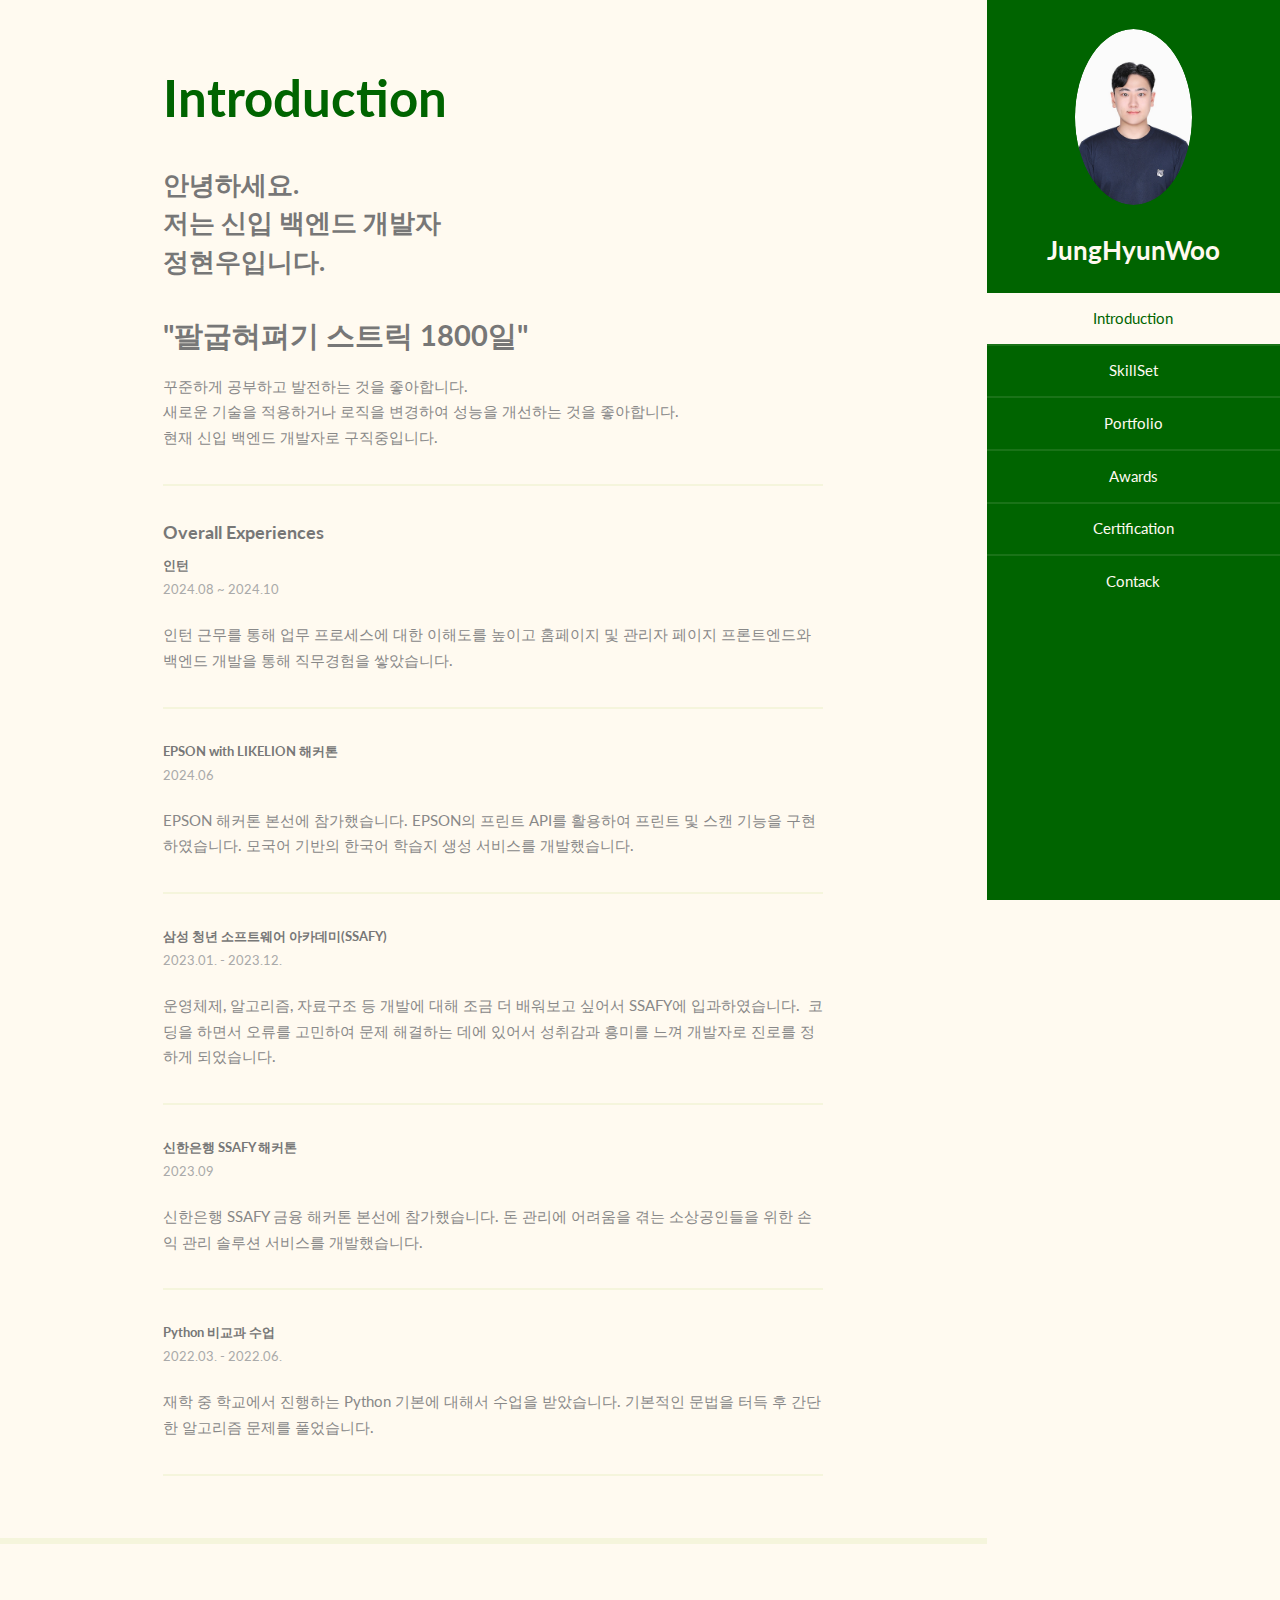
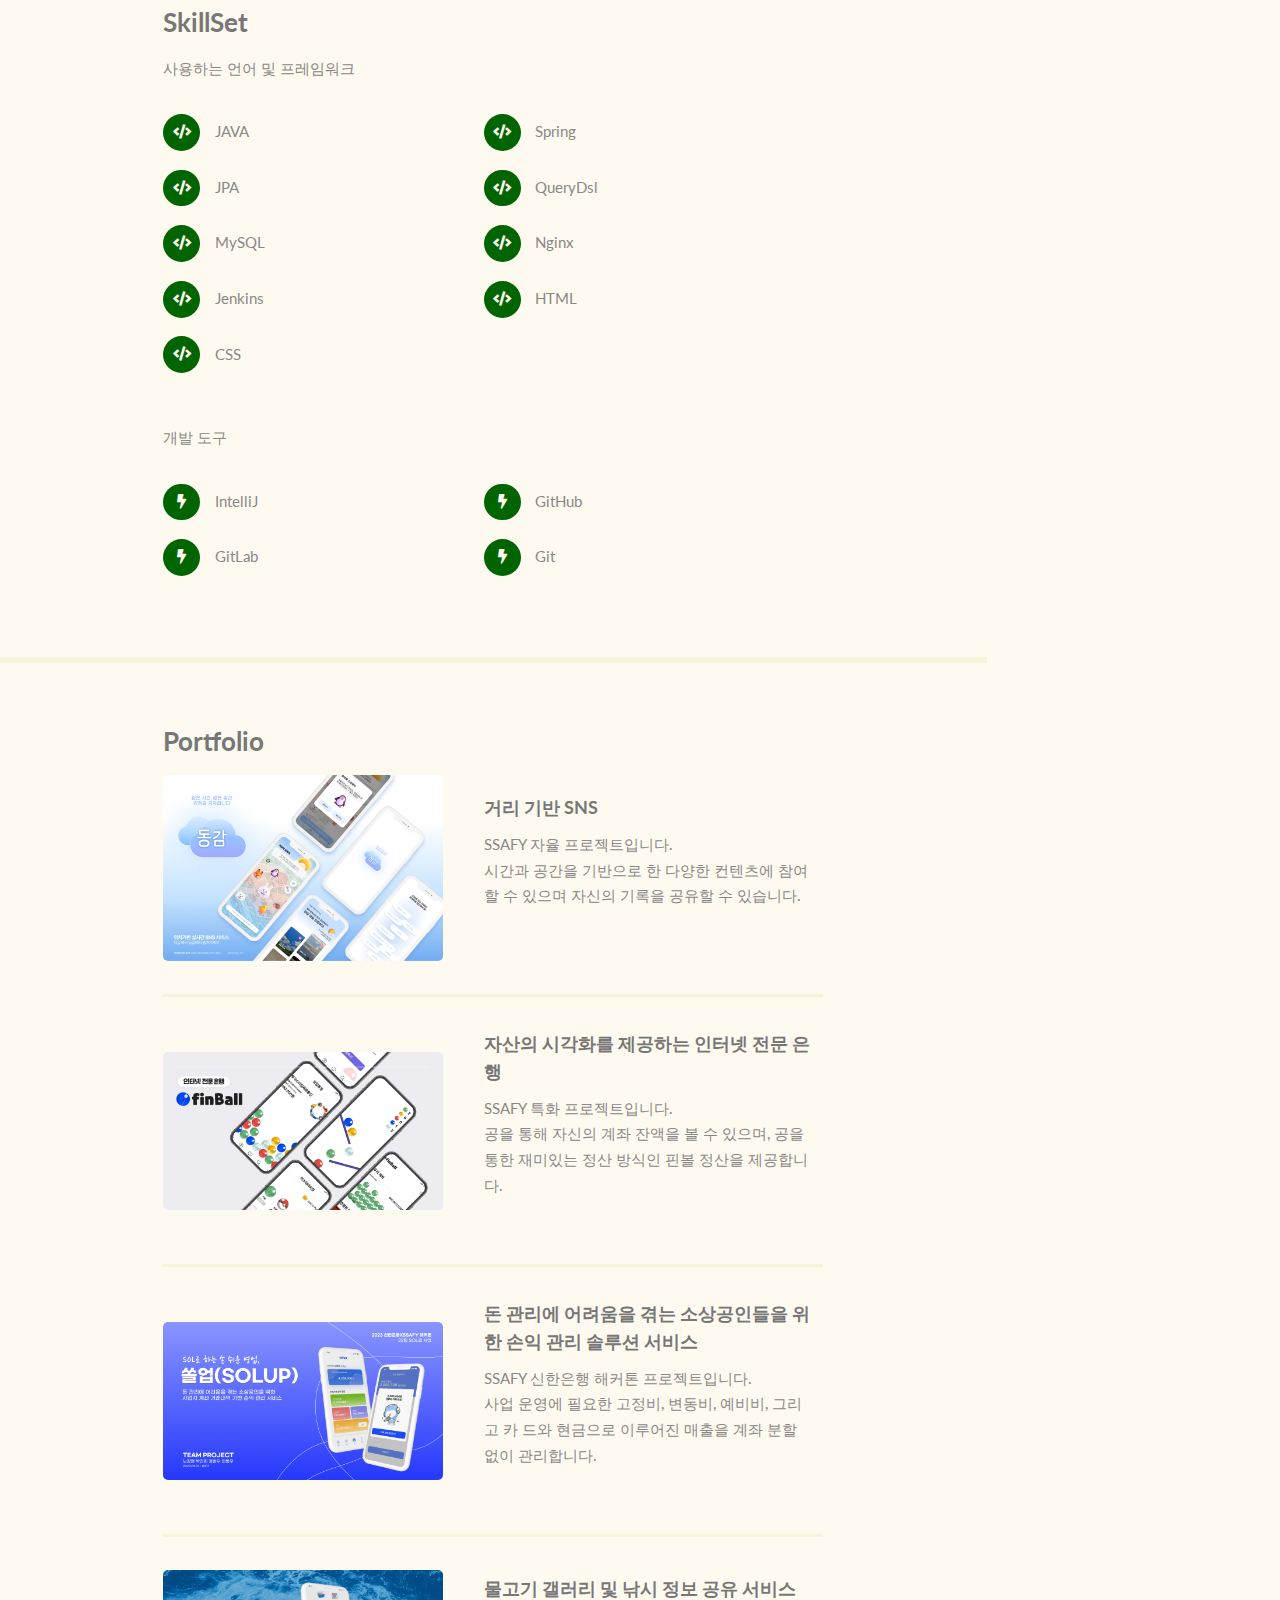
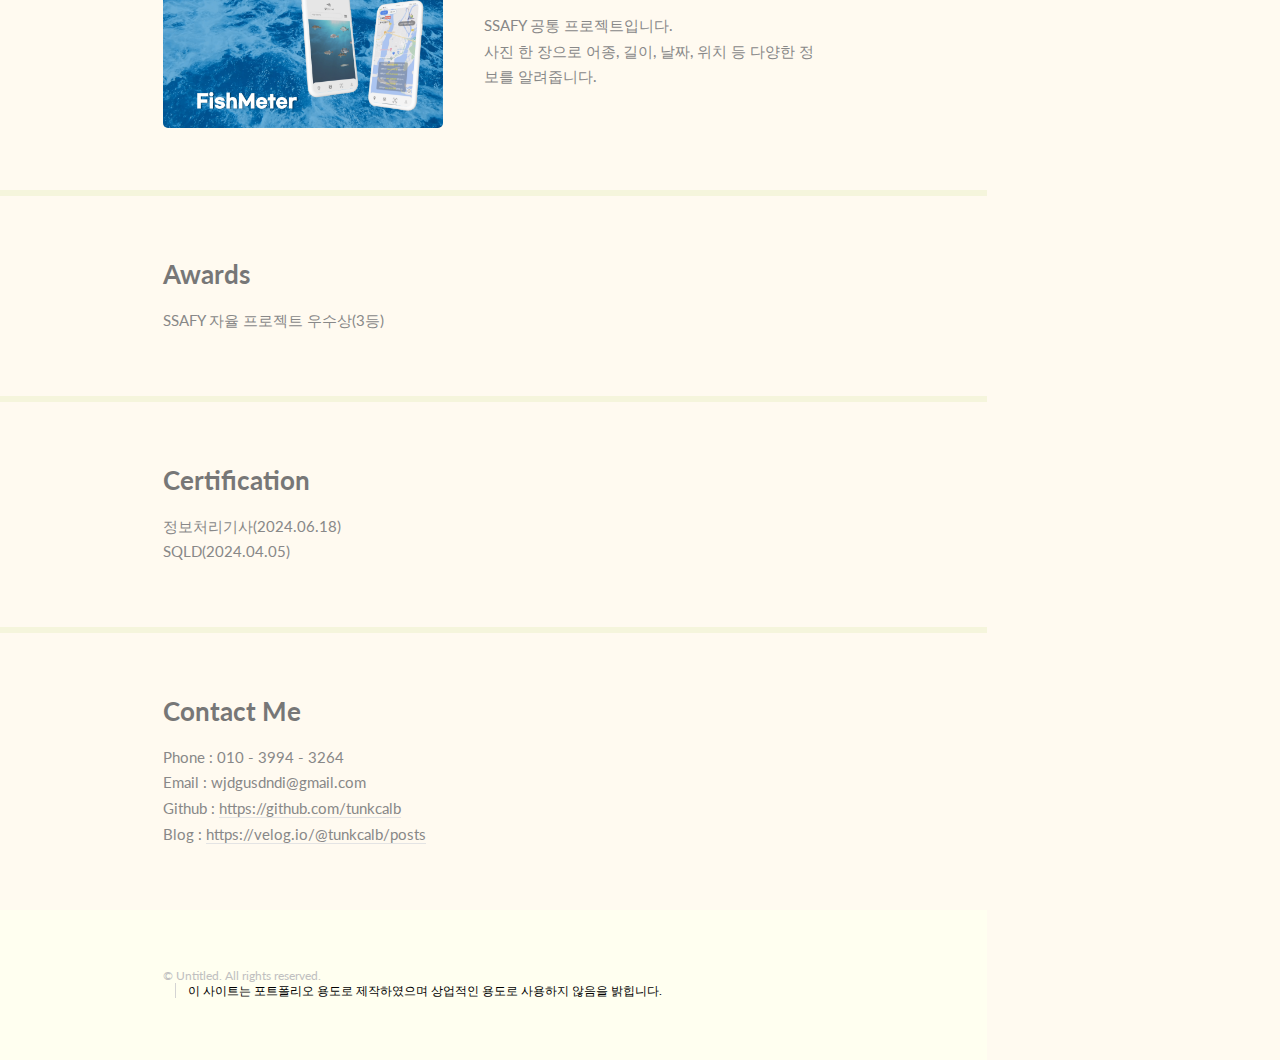
<file: index.html>
<!DOCTYPE html>
<!--
	Read Only by HTML5 UP
	html5up.net | @ajlkn
	Free for personal and commercial use under the CCA 3.0 license (html5up.net/license)
-->
<html>
  <head>
    <title>백엔드 개발자 정현우 포트폴리오입니다.</title>
    <meta charset="utf-8" />
    <meta
      name="viewport"
      content="width=device-width, initial-scale=1, user-scalable=no"
    />
    <link rel="stylesheet" href="assets/css/main.css" />
  </head>
  <body class="is-preload">
    <!-- Header -->
    <section id="header">
      <header>
        <span class="image avatar"><img src="images/henu.jpg" alt="" /></span>
        <h1 id="logo"><a href="#">JungHyunWoo</a></h1>
      </header>
      <nav id="nav">
        <ul>
          <li><a href="#one" class="active">Introduction</a></li>
          <li><a href="#two">SkillSet</a></li>
          <li><a href="#three">Portfolio</a></li>
          <li><a href="#four">Awards</a></li>  
          <li><a href="#five">Certification</a></li>
          <li><a href="#six">Contack</a></li>
        </ul>
      </nav>
    </section>

    <!-- Wrapper -->
    <div id="wrapper">
      <!-- Main -->
      <div id="main">
        <!-- One -->
        <section id="one">
          <div class="container">
            <header class="major">
              <h2>Introduction</h2>
              <h3>
                안녕하세요.&nbsp; <br />
                저는 신입 백엔드 개발자<br />
                정현우입니다.
              </h3>
            </header>
            <p>
              <h2>"팔굽혀펴기 스트릭 1800일"</h2>
              꾸준하게 공부하고 발전하는 것을 좋아합니다.
              <br />
              새로운 기술을 적용하거나 로직을 변경하여 성능을 개선하는 것을
              좋아합니다.<br />
              현재 신입 백엔드 개발자로 구직중입니다.<br />
            </p>
            <hr />
            <header class="major">
              <h4>Overall Experiences</h4>
              <h5>인턴</h5>
              <p>2024.08 ~ 2024.10</p>
              <p5>
                인턴 근무를 통해 업무 프로세스에 대한 이해도를 높이고 홈페이지 및 관리자 페이지 프론트엔드와 백엔드 개발을 통해 직무경험을 쌓았습니다.
              </p5>
              <hr />
              <h5>EPSON with LIKELION 해커톤</h5>
              <p>2024.06</p>
              <p5>
                EPSON 해커톤 본선에 참가했습니다.
                EPSON의 프린트 API를 활용하여 프린트 및 스캔 기능을 구현하였습니다.
                모국어 기반의 한국어 학습지 생성 서비스를 개발했습니다.
              </p5>
              <hr />
              <h5>삼성 청년 소프트웨어 아카데미(SSAFY)</h5>
              <p>2023.01. - 2023.12.</p>
              <p5>
                운영체제, 알고리즘, 자료구조 등 개발에 대해 조금 더 배워보고
                싶어서 SSAFY에 입과하였습니다.&nbsp; 코딩을 하면서 오류를
                고민하여 문제 해결하는 데에 있어서 성취감과 흥미를 느껴 개발자로
                진로를 정하게 되었습니다.
              </p5>
              <hr />
              <h5>신한은행 SSAFY 해커톤</h5>
              <p>2023.09</p>
              <p5>
                신한은행 SSAFY 금융 해커톤 본선에 참가했습니다.
                돈 관리에 어려움을 겪는 소상공인들을 위한 손익 관리 솔루션 서비스를 개발했습니다.
              </p5>
              <hr />
              <h5>Python 비교과 수업</h5>
              <p>2022.03. - 2022.06.</p>
              <p5>
                재학 중 학교에서 진행하는 Python 기본에 대해서 수업을
                받았습니다. 기본적인 문법을 터득 후 간단한 알고리즘 문제를
                풀었습니다.
              </p5>
              <hr />
            </header>
          </div>
        </section>

        <!-- Two -->
        <section id="two">
          <div class="container">
            <h3>SkillSet</h3>
            <p>사용하는 언어 및 프레임워크</p>
            <ul class="feature-icons">
              <li class="icon solid fa-code">JAVA</li>
              <li class="icon solid fa-code">Spring</li>
              <li class="icon solid fa-code">JPA</li>
              <li class="icon solid fa-code">QueryDsl</li>
              <li class="icon solid fa-code">MySQL</li>
              <li class="icon solid fa-code">Nginx</li>
              <li class="icon solid fa-code">Jenkins</li>
              <li class="icon solid fa-code">HTML</li>
              <li class="icon solid fa-code">CSS</li>
            </ul>
            <p>개발 도구</p>
            <ul class="feature-icons">
              <li class="icon solid fa-bolt">IntelliJ</li>
              <li class="icon solid fa-bolt">GitHub</li>
              <li class="icon solid fa-bolt">GitLab</li>
              <li class="icon solid fa-bolt">Git</li>
            </ul>
          </div>
        </section>

        <!-- Three -->
        <section id="three">
          <div class="container">
            <h3>Portfolio</h3>
            <div class="features">
              <article>
                <a href="https://github.com/tunkcalb/donggam" class="image"
                  ><img src="images/donggam.png" alt=""
                /></a>
                <div class="inner">
                  <a href="https://github.com/tunkcalb/donggam">
                    <h4>거리 기반 SNS</h4>
                    <p>
                      SSAFY 자율 프로젝트입니다. <br />
                      시간과 공간을 기반으로 한 다양한 컨텐츠에 참여할 수 있으며
                      자신의 기록을 공유할 수 있습니다.
                    </p>
                  </a>
                </div>
              </article>
              <article>
                <a href="https://github.com/tunkcalb/finball" class="image"
                  ><img src="images/finball.png" alt=""
                /></a>
                <div class="inner">
                  <a href="https://github.com/tunkcalb/finball">
                    <h4>자산의 시각화를 제공하는 인터넷 전문 은행</h4>
                    <p>
                      SSAFY 특화 프로젝트입니다. <br />
                      공을 통해 자신의 계좌 잔액을 볼 수 있으며, 공을 통한
                      재미있는 정산 방식인 핀볼 정산을 제공합니다.
                    </p>
                  </a>
                </div>
              </article>
              <article>
                <a
                  href="https://github.com/tunkcalb/shinhan-solup"
                  class="image"
                  ><img src="images/solup.png" alt=""
                /></a>
                <div class="inner">
                  <a href="https://github.com/tunkcalb/shinhan-solup">
                    <h4>
                      돈 관리에 어려움을 겪는 소상공인들을 위한 손익 관리 솔루션
                      서비스
                    </h4>
                    <p>
                      SSAFY 신한은행 해커톤 프로젝트입니다. <br />
                      사업 운영에 필요한 고정비, 변동비, 예비비, 그리고 카 드와
                      현금으로 이루어진 매출을 계좌 분할 없이 관리합니다.
                    </p>
                  </a>
                </div>
              </article>
              <article>
                <a
                  href="https://github.com/tunkcalb/fishmeter/tree/main"
                  class="image"
                  ><img src="images/fishmeter.png" alt=""
                /></a>
                <div class="inner">
                  <a href="https://github.com/tunkcalb/fishmeter/tree/main">
                    <h4>물고기 갤러리 및 낚시 정보 공유 서비스</h4>
                    <p>
                      SSAFY 공통 프로젝트입니다. <br />
                      사진 한 장으로 어종, 길이, 날짜, 위치 등 다양한 정보를
                      알려줍니다.
                    </p>
                  </a>
                </div>
              </article>
            </div>
          </div>
        </section>

        <!-- Four -->
        <section id="four" text-align="center">
          <div class="container">
            <h3>Awards</h3>
            <ul class="icons">
              <li>SSAFY 자율 프로젝트 우수상(3등)</li>
            </ul>
          </div>  
        </section>

        <!-- Five -->
        <section id="five" text-align="center">
          <div class="container">
            <h3>Certification</h3>
            <ul class="icons">
              <li>정보처리기사(2024.06.18)</li>
              <br>
              <li>SQLD(2024.04.05)</li>
            </ul>
          </div>
        </section>

        <!-- Six -->
        <section id="six" text-align="center">
          <div class="container">
            <h3>Contact Me</h3>
            <ul class="icons">
              <li>Phone : 010 - 3994 - 3264</li>
              <br />
              <li>Email : wjdgusdndi@gmail.com</li>
              <br />
              <li>
                Github :
                <a href="https://github.com/tunkcalb"
                  >https://github.com/tunkcalb
                </a>
              </li>
              <br/>
              <li>
                Blog : 
                <a href="https://velog.io/@tunkcalb/posts">
                  https://velog.io/@tunkcalb/posts
                </a>
              </li>
            </ul>
          </div>
        </section>
      </div>

      <!-- Footer -->
      <section id="footer">
        <div class="container">
          <ul class="copyright">
            <li>&copy; Untitled. All rights reserved.</li>
            <li style="color: black">
              이 사이트는 포트폴리오 용도로 제작하였으며 상업적인 용도로
              사용하지 않음을 밝힙니다.
            </li>
          </ul>
        </div>
      </section>
    </div>

    <!-- Scripts -->
    <script src="assets/js/jquery.min.js"></script>
    <script src="assets/js/jquery.scrollex.min.js"></script>
    <script src="assets/js/jquery.scrolly.min.js"></script>
    <script src="assets/js/browser.min.js"></script>
    <script src="assets/js/breakpoints.min.js"></script>
    <script src="assets/js/util.js"></script>
    <script src="assets/js/main.js"></script>
  </body>
</html>
</file>
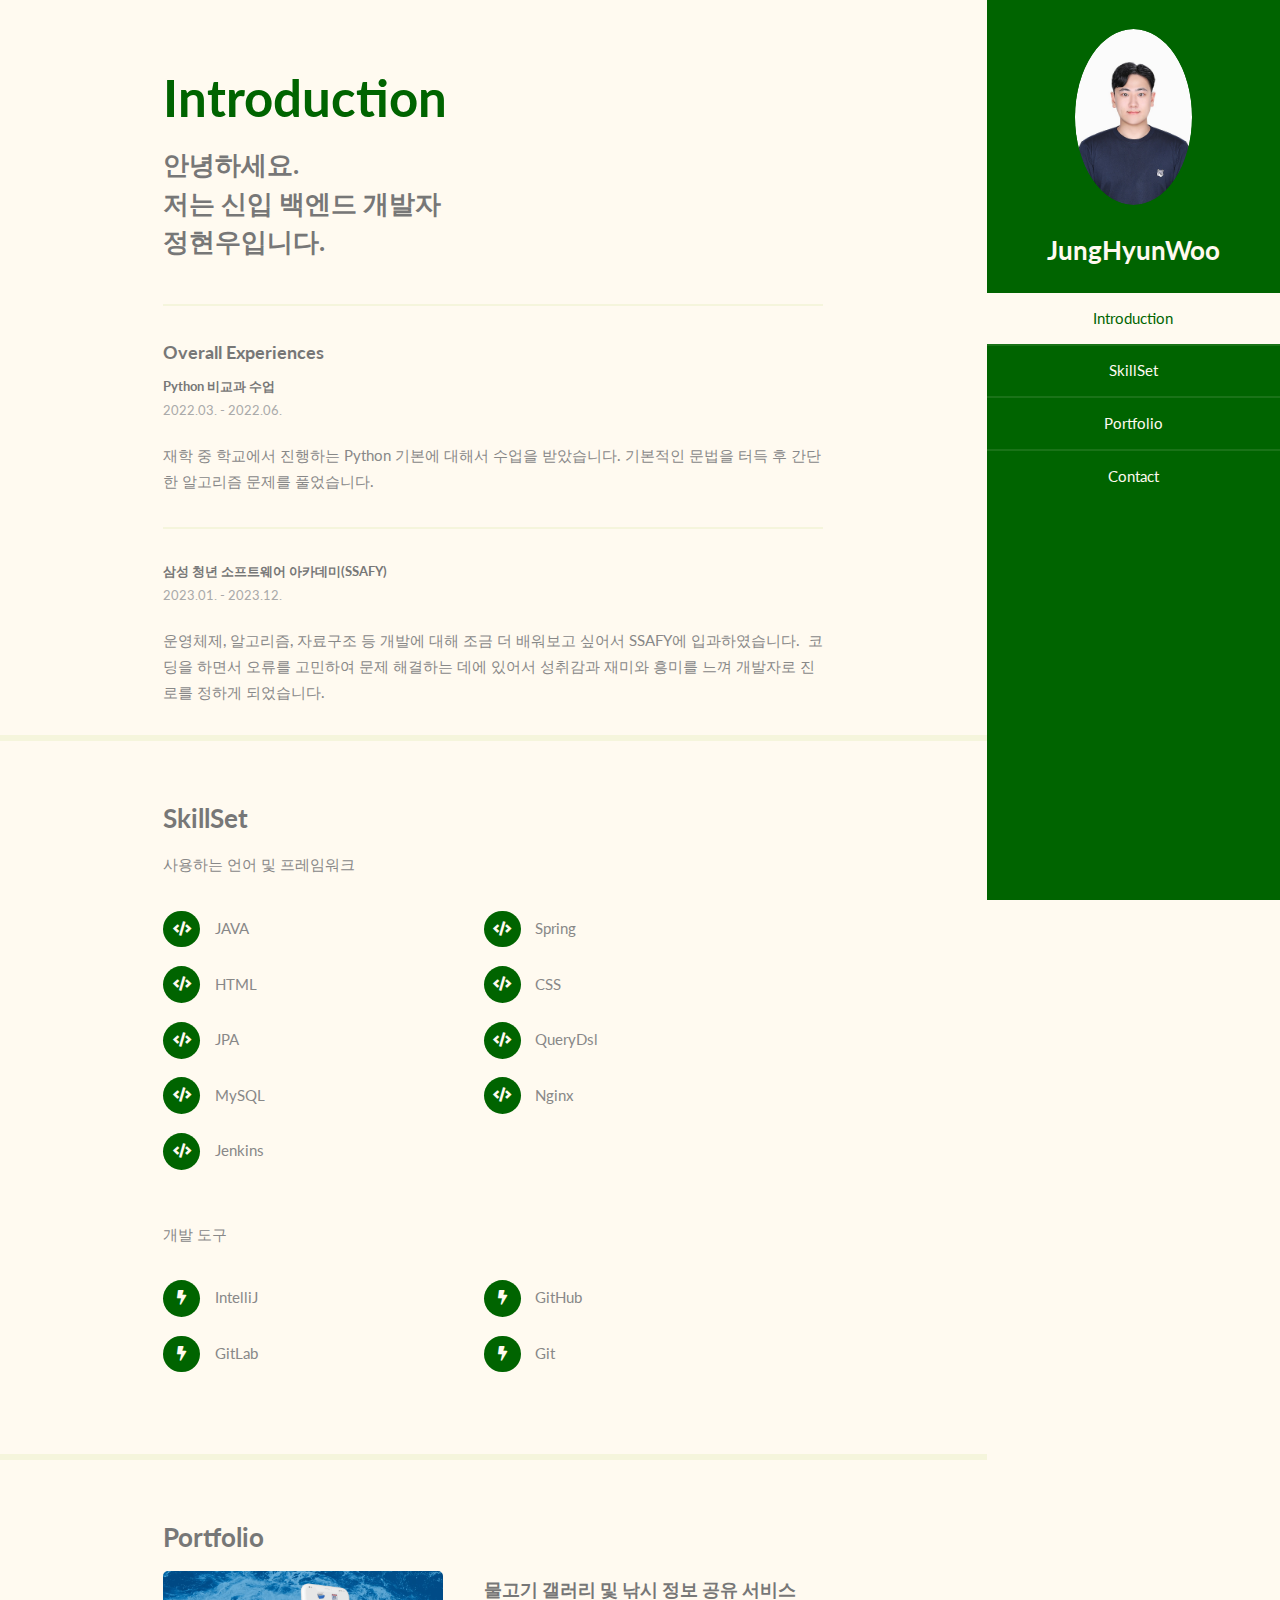
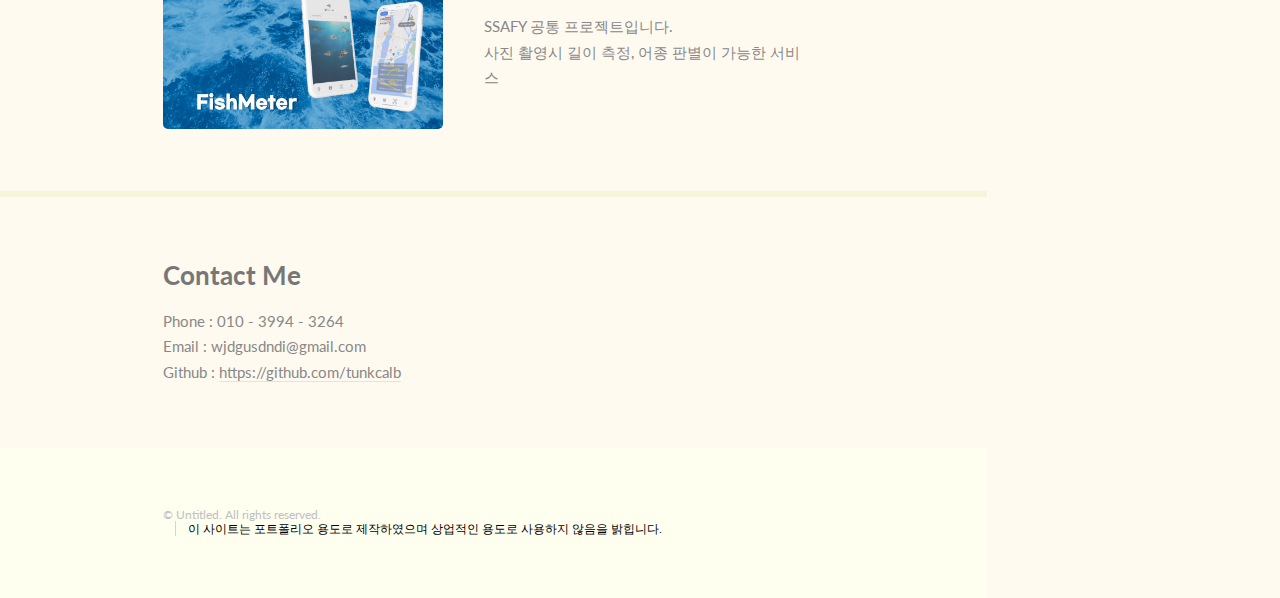
<file: hw.html>
<!DOCTYPE html>
<!--
	Read Only by HTML5 UP
	html5up.net | @ajlkn
	Free for personal and commercial use under the CCA 3.0 license (html5up.net/license)
-->
<html>
  <head>
    <title>백엔드 개발자 정현우 포트폴리오입니다.</title>
    <meta charset="utf-8" />
    <meta
      name="viewport"
      content="width=device-width, initial-scale=1, user-scalable=no"
    />
    <link rel="stylesheet" href="assets/css/main.css" />
  </head>
  <body class="is-preload">
    <!-- Header -->
    <section id="header">
      <header>
        <span class="image avatar"><img src="images/henu.jpg" alt="" /></span>
        <h1 id="logo"><a href="#">JungHyunWoo</a></h1>
      </header>
      <nav id="nav">
        <ul>
          <li><a href="#one" class="active">Introduction</a></li>
          <li><a href="#two">SkillSet</a></li>
          <li><a href="#three">Portfolio</a></li>
          <li><a href="#four">Contact</a></li>
        </ul>
      </nav>
    </section>

    <!-- Wrapper -->
    <div id="wrapper">
      <!-- Main -->
      <div id="main">
        <!-- One -->
        <section id="one">
          <div class="container">
            <header class="major">
              <h2>Introduction</h2>
              <p>
                안녕하세요.&nbsp; <br />
                저는 신입 백엔드 개발자<br />
                정현우입니다.
              </p>
            </header>
            <!-- <p>
              공부를 하고 나서 거기서 그치지 않고 관련된 기술을 적용해 개발을
              해보거나 필요한 프로그램을 개발 하는 것을 좋아합니다.<br />
              백엔드 기술에 관심이 있으며 커뮤니케이션 및 코드 리뷰 하는 것을
              좋아합니다.<br />
              현재 신입 백엔드 개발자로 구직중입니다.<br />
            </p> -->
            <hr />
            <header class="major">
              <h4>Overall Experiences</h4>
              <h5>Python 비교과 수업</h5>
              <p>2022.03. - 2022.06.</p>
              <p5
                >재학 중 학교에서 진행하는 Python 기본에 대해서 수업을
                받았습니다. 기본적인 문법을 터득 후 간단한 알고리즘 문제를
                풀었습니다.</p5
              >
              <hr />
              <h5>삼성 청년 소프트웨어 아카데미(SSAFY)</h5>
              <p>2023.01. - 2023.12.</p>
              <p5
                >운영체제, 알고리즘, 자료구조 등 개발에 대해 조금 더 배워보고
                싶어서 SSAFY에 입과하였습니다.&nbsp; 코딩을 하면서 오류를
                고민하여 문제 해결하는 데에 있어서 성취감과 재미와 흥미를 느껴
                개발자로 진로를 정하게 되었습니다.</p5
              >
            </header>
          </div>
        </section>

        <!-- Two -->
        <section id="two">
          <div class="container">
            <h3>SkillSet</h3>
            <p>사용하는 언어 및 프레임워크</p>
            <ul class="feature-icons">
              <li class="icon solid fa-code">JAVA</li>
              <li class="icon solid fa-code">Spring</li>
              <li class="icon solid fa-code">HTML</li>
              <li class="icon solid fa-code">CSS</li>
              <li class="icon solid fa-code">JPA</li>
              <li class="icon solid fa-code">QueryDsl</li>
              <li class="icon solid fa-code">MySQL</li>
              <li class="icon solid fa-code">Nginx</li>
              <li class="icon solid fa-code">Jenkins</li>
            </ul>
            <p>개발 도구</p>
            <ul class="feature-icons">
              <li class="icon solid fa-bolt">IntelliJ</li>
              <li class="icon solid fa-bolt">GitHub</li>
              <li class="icon solid fa-bolt">GitLab</li>
              <li class="icon solid fa-bolt">Git</li>
            </ul>
          </div>
        </section>

        <!-- Three -->
        <section id="three">
          <div class="container">
            <h3>Portfolio</h3>
            <div class="features">
              <article>
                <a
                  href="https://github.com/tunkcalb/fishmeter/tree/main"
                  class="image"
                  ><img src="images/fishmeter.png" alt=""
                /></a>
                <div class="inner">
                  <a href="https://github.com/tunkcalb/fishmeter/tree/main">
                    <h4>물고기 갤러리 및 낚시 정보 공유 서비스</h4>
                    <p>
                      SSAFY 공통 프로젝트입니다. <br />
                      사진 촬영시 길이 측정, 어종 판별이 가능한 서비스
                    </p>
                  </a>
                </div>
              </article>
            </div>
          </div>
        </section>

        <!-- Four -->
        <section id="four" text-align="center">
          <div class="container">
            <h3>Contact Me</h3>
            <ul class="icons">
              <li>Phone : 010 - 3994 - 3264</li>
              <br />
              <li>Email : wjdgusdndi@gmail.com</li>
              <br />
              <li>
                Github :
                <a href="https://github.com/tunkcalb"
                  >https://github.com/tunkcalb</a
                >
              </li>
            </ul>
          </div>
        </section>
      </div>

      <!-- Footer -->
      <section id="footer">
        <div class="container">
          <ul class="copyright">
            <li>&copy; Untitled. All rights reserved.</li>
            <li style="color: black">
              이 사이트는 포트폴리오 용도로 제작하였으며 상업적인 용도로
              사용하지 않음을 밝힙니다.
            </li>
          </ul>
        </div>
      </section>
    </div>

    <!-- Scripts -->
    <script src="assets/js/jquery.min.js"></script>
    <script src="assets/js/jquery.scrollex.min.js"></script>
    <script src="assets/js/jquery.scrolly.min.js"></script>
    <script src="assets/js/browser.min.js"></script>
    <script src="assets/js/breakpoints.min.js"></script>
    <script src="assets/js/util.js"></script>
    <script src="assets/js/main.js"></script>
  </body>
</html>
</file>
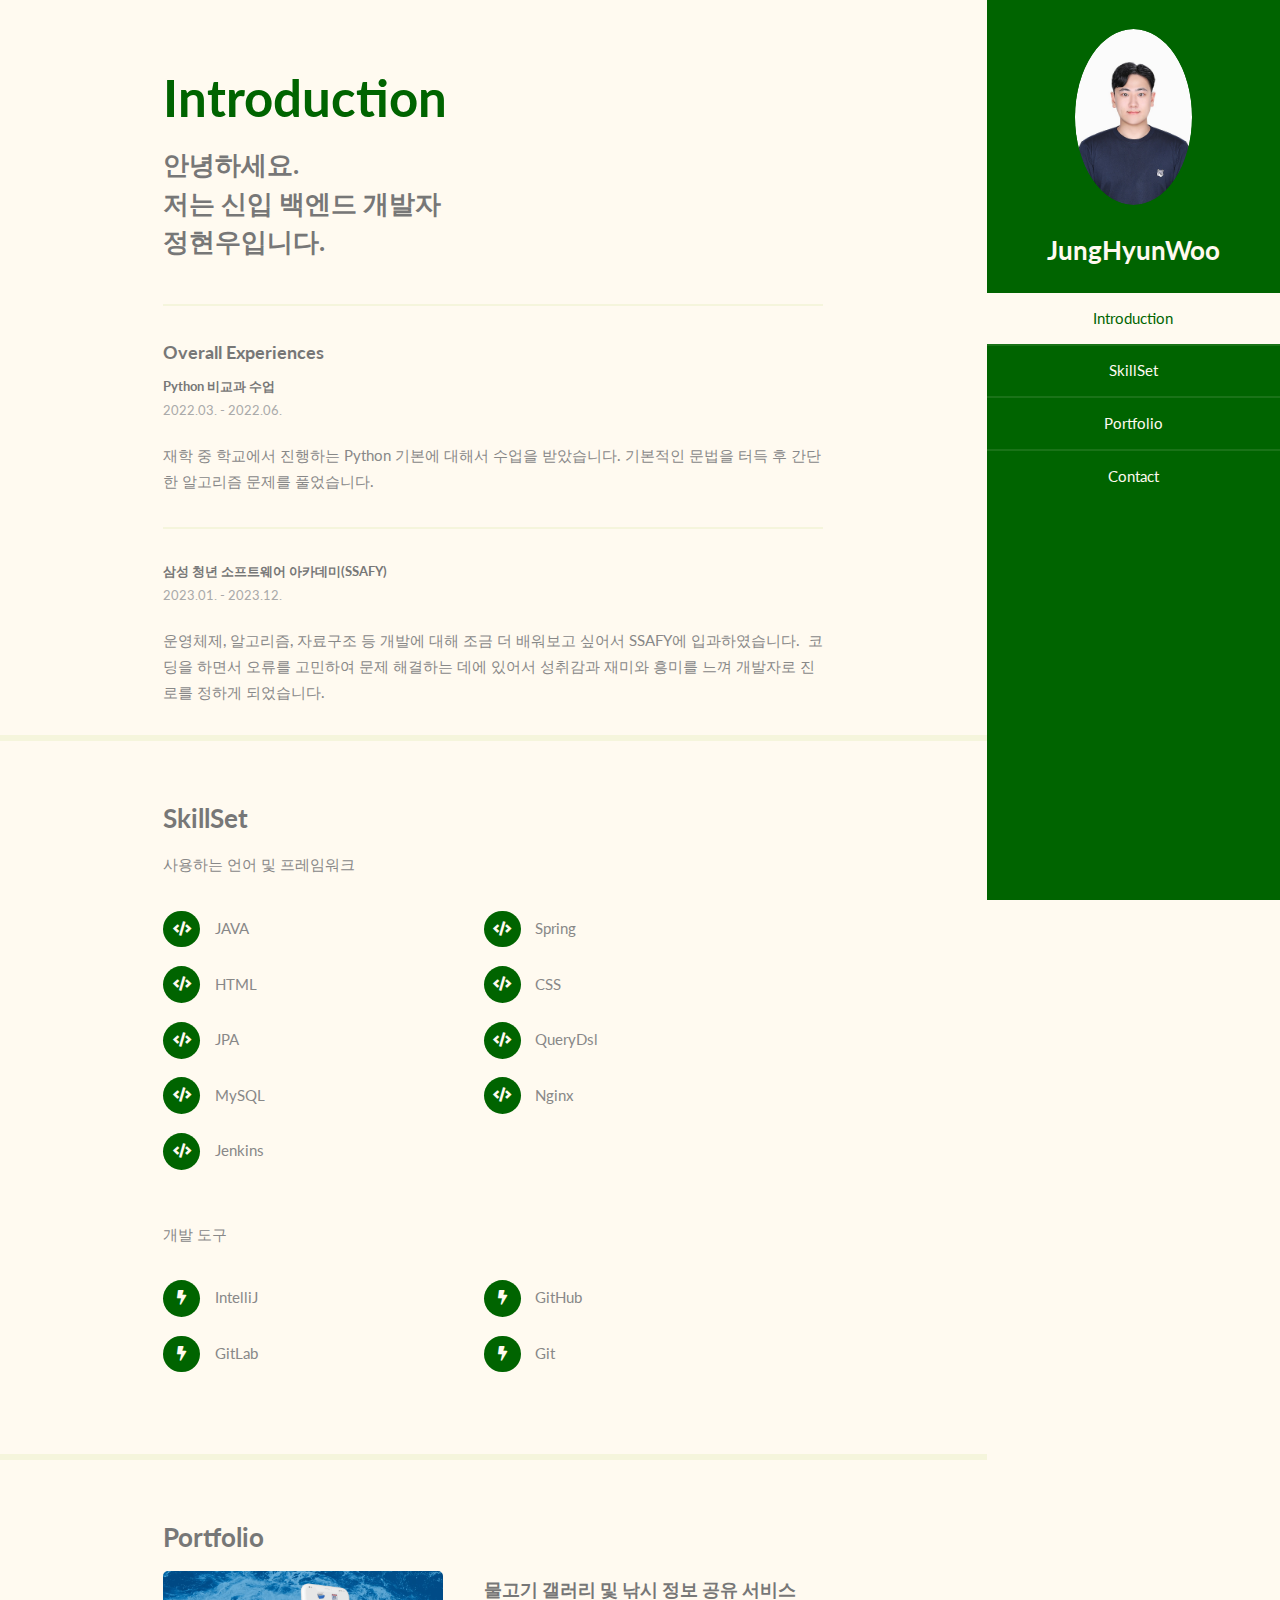
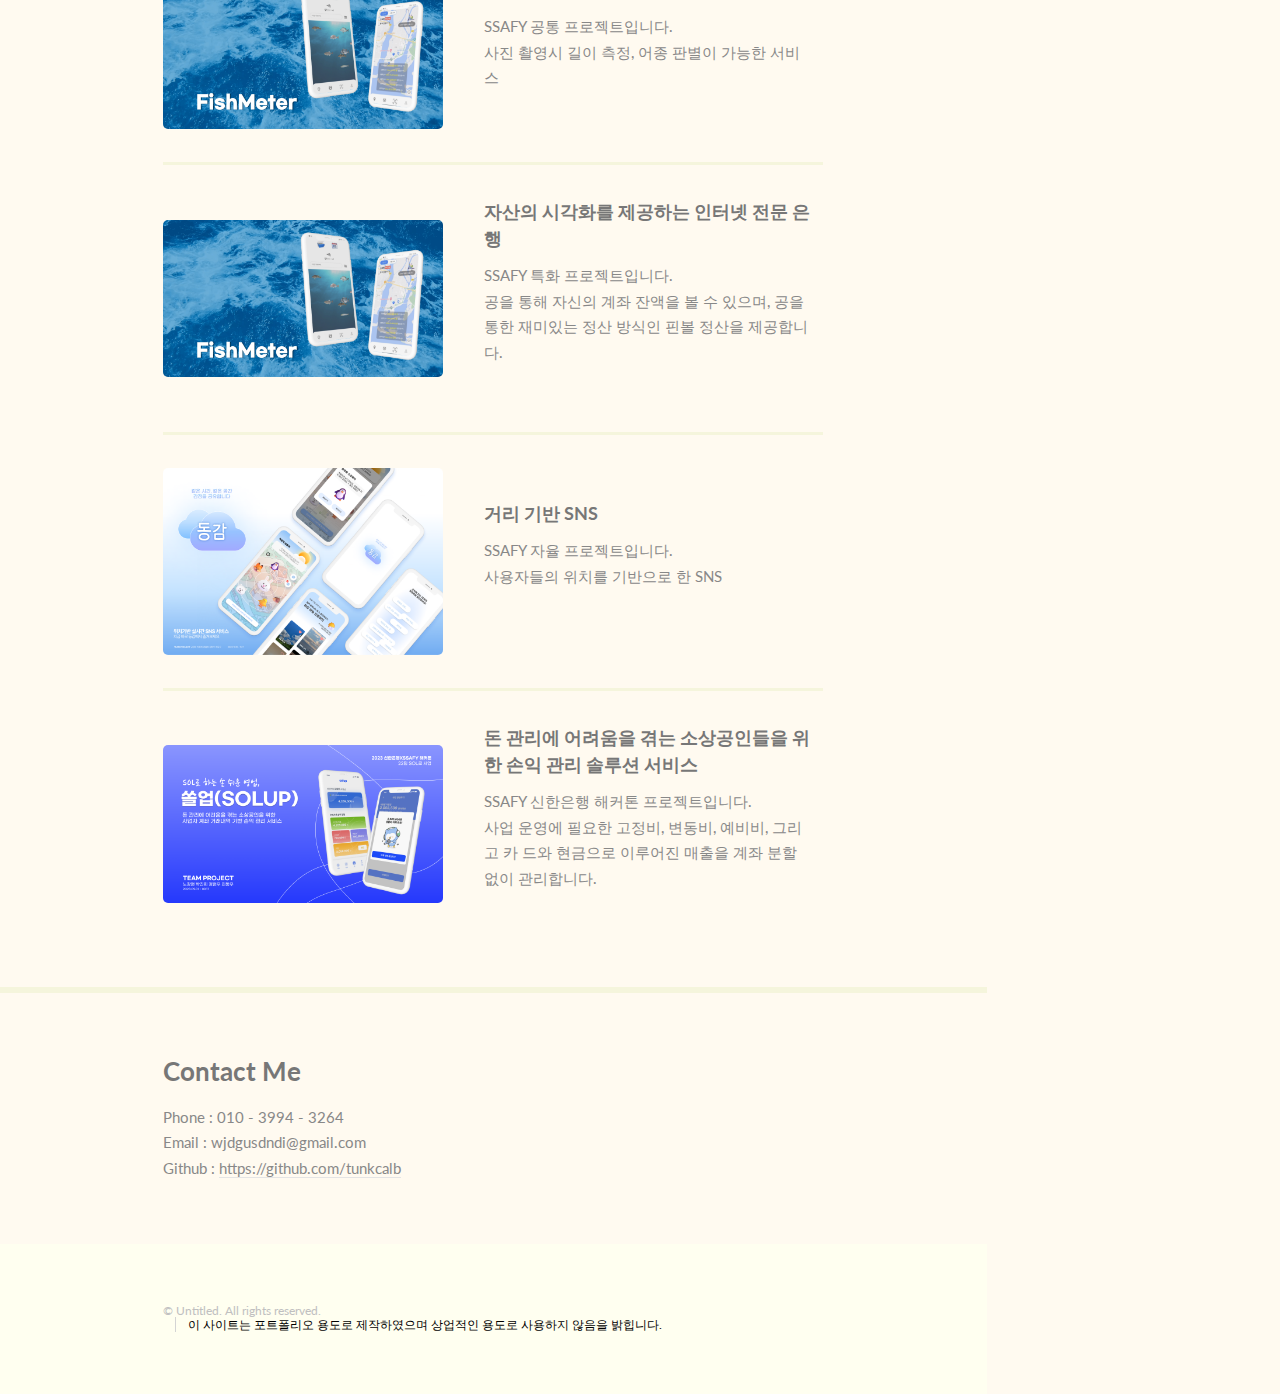
<file: index.html.html>
<!DOCTYPE html>
<!--
	Read Only by HTML5 UP
	html5up.net | @ajlkn
	Free for personal and commercial use under the CCA 3.0 license (html5up.net/license)
-->
<html>
  <head>
    <title>백엔드 개발자 정현우 포트폴리오입니다.</title>
    <meta charset="utf-8" />
    <meta
      name="viewport"
      content="width=device-width, initial-scale=1, user-scalable=no"
    />
    <link rel="stylesheet" href="assets/css/main.css" />
  </head>
  <body class="is-preload">
    <!-- Header -->
    <section id="header">
      <header>
        <span class="image avatar"><img src="images/henu.jpg" alt="" /></span>
        <h1 id="logo"><a href="#">JungHyunWoo</a></h1>
      </header>
      <nav id="nav">
        <ul>
          <li><a href="#one" class="active">Introduction</a></li>
          <li><a href="#two">SkillSet</a></li>
          <li><a href="#three">Portfolio</a></li>
          <li><a href="#four">Contact</a></li>
        </ul>
      </nav>
    </section>

    <!-- Wrapper -->
    <div id="wrapper">
      <!-- Main -->
      <div id="main">
        <!-- One -->
        <section id="one">
          <div class="container">
            <header class="major">
              <h2>Introduction</h2>
              <p>
                안녕하세요.&nbsp; <br />
                저는 신입 백엔드 개발자<br />
                정현우입니다.
              </p>
            </header>
            <!-- <p>
              공부를 하고 나서 거기서 그치지 않고 관련된 기술을 적용해 개발을
              해보거나 필요한 프로그램을 개발 하는 것을 좋아합니다.<br />
              백엔드 기술에 관심이 있으며 커뮤니케이션 및 코드 리뷰 하는 것을
              좋아합니다.<br />
              현재 신입 백엔드 개발자로 구직중입니다.<br />
            </p> -->
            <hr />
            <header class="major">
              <h4>Overall Experiences</h4>
              <h5>Python 비교과 수업</h5>
              <p>2022.03. - 2022.06.</p>
              <p5
                >재학 중 학교에서 진행하는 Python 기본에 대해서 수업을
                받았습니다. 기본적인 문법을 터득 후 간단한 알고리즘 문제를
                풀었습니다.</p5
              >
              <hr />
              <h5>삼성 청년 소프트웨어 아카데미(SSAFY)</h5>
              <p>2023.01. - 2023.12.</p>
              <p5
                >운영체제, 알고리즘, 자료구조 등 개발에 대해 조금 더 배워보고
                싶어서 SSAFY에 입과하였습니다.&nbsp; 코딩을 하면서 오류를
                고민하여 문제 해결하는 데에 있어서 성취감과 재미와 흥미를 느껴
                개발자로 진로를 정하게 되었습니다.</p5
              >
            </header>
          </div>
        </section>

        <!-- Two -->
        <section id="two">
          <div class="container">
            <h3>SkillSet</h3>
            <p>사용하는 언어 및 프레임워크</p>
            <ul class="feature-icons">
              <li class="icon solid fa-code">JAVA</li>
              <li class="icon solid fa-code">Spring</li>
              <li class="icon solid fa-code">HTML</li>
              <li class="icon solid fa-code">CSS</li>
              <li class="icon solid fa-code">JPA</li>
              <li class="icon solid fa-code">QueryDsl</li>
              <li class="icon solid fa-code">MySQL</li>
              <li class="icon solid fa-code">Nginx</li>
              <li class="icon solid fa-code">Jenkins</li>
            </ul>
            <p>개발 도구</p>
            <ul class="feature-icons">
              <li class="icon solid fa-bolt">IntelliJ</li>
              <li class="icon solid fa-bolt">GitHub</li>
              <li class="icon solid fa-bolt">GitLab</li>
              <li class="icon solid fa-bolt">Git</li>
            </ul>
          </div>
        </section>

        <!-- Three -->
        <section id="three">
          <div class="container">
            <h3>Portfolio</h3>
            <div class="features">
              <article>
                <a
                  href="https://github.com/tunkcalb/fishmeter/tree/main"
                  class="image"
                  ><img src="images/fishmeter.png" alt=""
                /></a>
                <div class="inner">
                  <a href="https://github.com/tunkcalb/fishmeter/tree/main">
                    <h4>물고기 갤러리 및 낚시 정보 공유 서비스</h4>
                    <p>
                      SSAFY 공통 프로젝트입니다. <br />
                      사진 촬영시 길이 측정, 어종 판별이 가능한 서비스
                    </p>
                  </a>
                </div>
              </article>
              <article>
                <a href="https://github.com/tunkcalb/finball" class="image"
                  ><img src="images/fishmeter.png" alt=""
                /></a>
                <div class="inner">
                  <a href="https://github.com/tunkcalb/finball">
                    <h4>자산의 시각화를 제공하는 인터넷 전문 은행</h4>
                    <p>
                      SSAFY 특화 프로젝트입니다. <br />
                      공을 통해 자신의 계좌 잔액을 볼 수 있으며, 공을 통한
                      재미있는 정산 방식인 핀볼 정산을 제공합니다.
                    </p>
                  </a>
                </div>
              </article>
              <article>
                <a href="https://github.com/tunkcalb/donggam" class="image"
                  ><img src="images/donggam.png" alt=""
                /></a>
                <div class="inner">
                  <a href="https://github.com/tunkcalb/donggam">
                    <h4>거리 기반 SNS</h4>
                    <p>
                      SSAFY 자율 프로젝트입니다. <br />
                      사용자들의 위치를 기반으로 한 SNS
                    </p>
                  </a>
                </div>
              </article>
              <article>
                <a
                  href="https://github.com/tunkcalb/shinhan-solup"
                  class="image"
                  ><img src="images/solup.png" alt=""
                /></a>
                <div class="inner">
                  <a href="https://github.com/tunkcalb/shinhan-solup">
                    <h4>
                      돈 관리에 어려움을 겪는 소상공인들을 위한 손익 관리 솔루션
                      서비스
                    </h4>
                    <p>
                      SSAFY 신한은행 해커톤 프로젝트입니다. <br />
                      사업 운영에 필요한 고정비, 변동비, 예비비, 그리고 카 드와
                      현금으로 이루어진 매출을 계좌 분할 없이 관리합니다.
                    </p>
                  </a>
                </div>
              </article>
            </div>
          </div>
        </section>

        <!-- Four -->
        <section id="four" text-align="center">
          <div class="container">
            <h3>Contact Me</h3>
            <ul class="icons">
              <li>Phone : 010 - 3994 - 3264</li>
              <br />
              <li>Email : wjdgusdndi@gmail.com</li>
              <br />
              <li>
                Github :
                <a href="https://github.com/tunkcalb"
                  >https://github.com/tunkcalb</a
                >
              </li>
            </ul>
          </div>
        </section>
      </div>

      <!-- Footer -->
      <section id="footer">
        <div class="container">
          <ul class="copyright">
            <li>&copy; Untitled. All rights reserved.</li>
            <li style="color: black">
              이 사이트는 포트폴리오 용도로 제작하였으며 상업적인 용도로
              사용하지 않음을 밝힙니다.
            </li>
          </ul>
        </div>
      </section>
    </div>

    <!-- Scripts -->
    <script src="assets/js/jquery.min.js"></script>
    <script src="assets/js/jquery.scrollex.min.js"></script>
    <script src="assets/js/jquery.scrolly.min.js"></script>
    <script src="assets/js/browser.min.js"></script>
    <script src="assets/js/breakpoints.min.js"></script>
    <script src="assets/js/util.js"></script>
    <script src="assets/js/main.js"></script>
  </body>
</html>
</file>
<file: assets/css/main.css>
@import url("fontawesome-all.min.css");
@import url("https://fonts.googleapis.com/css?family=Lato:400,400italic,700,700italic|Source+Code+Pro:400");
/*
	Read Only by HTML5 UP
	html5up.net | @ajlkn
	Free for personal and commercial use under the CCA 3.0 license (html5up.net/license)
*/
html,
body,
div,
span,
applet,
object,
iframe,
h1,
h2,
h3,
h4,
h5,
h6,
p,
blockquote,
pre,
a,
abbr,
acronym,
address,
big,
cite,
code,
del,
dfn,
em,
img,
ins,
kbd,
q,
s,
samp,
small,
strike,
strong,
sub,
sup,
tt,
var,
b,
u,
i,
center,
dl,
dt,
dd,
ol,
ul,
li,
fieldset,
form,
label,
legend,
table,
caption,
tbody,
tfoot,
thead,
tr,
th,
td,
article,
aside,
canvas,
details,
embed,
figure,
figcaption,
footer,
header,
hgroup,
menu,
nav,
output,
ruby,
section,
summary,
time,
mark,
audio,
video {
  margin: 0;
  padding: 0;
  border: 0;
  font-size: 100%;
  font: inherit;
  vertical-align: baseline;
}

article,
aside,
details,
figcaption,
figure,
footer,
header,
hgroup,
menu,
nav,
section {
  display: block;
}

body {
  line-height: 1;
}

ol,
ul {
  list-style: none;
}

blockquote,
q {
  quotes: none;
}
blockquote:before, blockquote:after,
q:before,
q:after {
  content: "";
  content: none;
}

table {
  border-collapse: collapse;
  border-spacing: 0;
}

body {
  -webkit-text-size-adjust: none;
}

mark {
  background-color: transparent;
  color: inherit;
}

input::-moz-focus-inner {
  border: 0;
  padding: 0;
}

input,
select,
textarea {
  -moz-appearance: none;
  -webkit-appearance: none;
  appearance: none;
}

/* Basic */
html {
  box-sizing: border-box;
}

*,
*:before,
*:after {
  box-sizing: inherit;
}

body {
  background: #fffaf0;
}
body.is-preload *,
body.is-preload *:before,
body.is-preload *:after {
  animation: none !important;
  transition: none !important;
}

body,
input,
select,
textarea {
  color: #888;
  font-family: "Lato", sans-serif;
  font-size: 16pt;
  font-weight: 400;
  line-height: 1.75em;
}

a {
  transition: color 0.2s ease-in-out, border-color 0.2s ease-in-out;
  border-bottom: solid 1px #e4e4e4;
  color: inherit;
  text-decoration: none;
}
a:hover {
  border-bottom-color: transparent;
  color: #006400 !important;
}

strong,
b {
  color: #777;
  font-weight: 700;
}

em,
i {
  font-style: italic;
}

p {
  margin: 0 0 2.25em 0;
}

h1,
h2,
h3,
h4,
h5,
h6 {
  color: #777;
  font-weight: 700;
  line-height: 1em;
  margin: 0 0 0.5625em 0;
}
h1 a,
h2 a,
h3 a,
h4 a,
h5 a,
h6 a {
  border: 0;
  color: inherit;
  text-decoration: none;
}

h2 {
  font-size: 2em;
  line-height: 1.5em;
}

h3 {
  font-size: 1.75em;
  line-height: 1.5em;
}

h4 {
  font-size: 1.25em;
  line-height: 1.5em;
}

h5 {
  font-size: 0.9em;
  line-height: 1.5em;
}

h6 {
  font-size: 0.7em;
  line-height: 1.5em;
}

sub {
  font-size: 0.8em;
  position: relative;
  top: 0.5em;
}

sup {
  font-size: 0.8em;
  position: relative;
  top: -0.5em;
}

hr {
  border: 0;
  border-bottom: solid 2px #f5f5dc;
  margin: 2.25em 0;
}
hr.major {
  margin: 3.375em 0;
}

blockquote {
  border-left: solid 8px #e4e4e4;
  font-style: italic;
  margin: 0 0 2.25em 0;
  padding: 0.5em 0 0.5em 2em;
}

code {
  background: #555;
  border-radius: 5px;
  color: #fff;
  font-family: "Source Code Pro", monospace;
  font-size: 0.9em;
  margin: 0 0.25em;
  padding: 0.25em 0.65em;
}

pre {
  font-family: "Source Code Pro", monospace;
  font-size: 0.9em;
  margin: 0 0 2.25em 0;
}
pre code {
  -webkit-overflow-scrolling: touch;
  display: block;
  line-height: 1.5em;
  overflow-x: auto;
  padding: 1em 1.5em;
}

.align-left {
  text-align: left;
}

.align-center {
  text-align: center;
}

.align-right {
  text-align: right;
}

/* Row */
.row {
  display: flex;
  flex-wrap: wrap;
  box-sizing: border-box;
  align-items: stretch;
}
.row > * {
  box-sizing: border-box;
}
.row.gtr-uniform > * > :last-child {
  margin-bottom: 0;
}
.row.aln-left {
  justify-content: flex-start;
}
.row.aln-center {
  justify-content: center;
}
.row.aln-right {
  justify-content: flex-end;
}
.row.aln-top {
  align-items: flex-start;
}
.row.aln-middle {
  align-items: center;
}
.row.aln-bottom {
  align-items: flex-end;
}
.row > .imp {
  order: -1;
}
.row > .col-1 {
  width: 8.3333333333%;
}
.row > .off-1 {
  margin-left: 8.3333333333%;
}
.row > .col-2 {
  width: 16.6666666667%;
}
.row > .off-2 {
  margin-left: 16.6666666667%;
}
.row > .col-3 {
  width: 25%;
}
.row > .off-3 {
  margin-left: 25%;
}
.row > .col-4 {
  width: 33.3333333333%;
}
.row > .off-4 {
  margin-left: 33.3333333333%;
}
.row > .col-5 {
  width: 41.6666666667%;
}
.row > .off-5 {
  margin-left: 41.6666666667%;
}
.row > .col-6 {
  width: 50%;
}
.row > .off-6 {
  margin-left: 50%;
}
.row > .col-7 {
  width: 58.3333333333%;
}
.row > .off-7 {
  margin-left: 58.3333333333%;
}
.row > .col-8 {
  width: 66.6666666667%;
}
.row > .off-8 {
  margin-left: 66.6666666667%;
}
.row > .col-9 {
  width: 75%;
}
.row > .off-9 {
  margin-left: 75%;
}
.row > .col-10 {
  width: 83.3333333333%;
}
.row > .off-10 {
  margin-left: 83.3333333333%;
}
.row > .col-11 {
  width: 91.6666666667%;
}
.row > .off-11 {
  margin-left: 91.6666666667%;
}
.row > .col-12 {
  width: 100%;
}
.row > .off-12 {
  margin-left: 100%;
}
.row.gtr-0 {
  margin-top: 0;
  margin-left: 0em;
}
.row.gtr-0 > * {
  padding: 0 0 0 0em;
}
.row.gtr-0.gtr-uniform {
  margin-top: 0em;
}
.row.gtr-0.gtr-uniform > * {
  padding-top: 0em;
}
.row.gtr-25 {
  margin-top: 0;
  margin-left: -0.5em;
}
.row.gtr-25 > * {
  padding: 0 0 0 0.5em;
}
.row.gtr-25.gtr-uniform {
  margin-top: -0.5em;
}
.row.gtr-25.gtr-uniform > * {
  padding-top: 0.5em;
}
.row.gtr-50 {
  margin-top: 0;
  margin-left: -1em;
}
.row.gtr-50 > * {
  padding: 0 0 0 1em;
}
.row.gtr-50.gtr-uniform {
  margin-top: -1em;
}
.row.gtr-50.gtr-uniform > * {
  padding-top: 1em;
}
.row {
  margin-top: 0;
  margin-left: -2em;
}
.row > * {
  padding: 0 0 0 2em;
}
.row.gtr-uniform {
  margin-top: -2em;
}
.row.gtr-uniform > * {
  padding-top: 2em;
}
.row.gtr-150 {
  margin-top: 0;
  margin-left: -3em;
}
.row.gtr-150 > * {
  padding: 0 0 0 3em;
}
.row.gtr-150.gtr-uniform {
  margin-top: -3em;
}
.row.gtr-150.gtr-uniform > * {
  padding-top: 3em;
}
.row.gtr-200 {
  margin-top: 0;
  margin-left: -4em;
}
.row.gtr-200 > * {
  padding: 0 0 0 4em;
}
.row.gtr-200.gtr-uniform {
  margin-top: -4em;
}
.row.gtr-200.gtr-uniform > * {
  padding-top: 4em;
}
@media screen and (max-width: 1680px) {
  .row {
    display: flex;
    flex-wrap: wrap;
    box-sizing: border-box;
    align-items: stretch;
  }
  .row > * {
    box-sizing: border-box;
  }
  .row.gtr-uniform > * > :last-child {
    margin-bottom: 0;
  }
  .row.aln-left {
    justify-content: flex-start;
  }
  .row.aln-center {
    justify-content: center;
  }
  .row.aln-right {
    justify-content: flex-end;
  }
  .row.aln-top {
    align-items: flex-start;
  }
  .row.aln-middle {
    align-items: center;
  }
  .row.aln-bottom {
    align-items: flex-end;
  }
  .row > .imp-xlarge {
    order: -1;
  }
  .row > .col-1-xlarge {
    width: 8.3333333333%;
  }
  .row > .off-1-xlarge {
    margin-left: 8.3333333333%;
  }
  .row > .col-2-xlarge {
    width: 16.6666666667%;
  }
  .row > .off-2-xlarge {
    margin-left: 16.6666666667%;
  }
  .row > .col-3-xlarge {
    width: 25%;
  }
  .row > .off-3-xlarge {
    margin-left: 25%;
  }
  .row > .col-4-xlarge {
    width: 33.3333333333%;
  }
  .row > .off-4-xlarge {
    margin-left: 33.3333333333%;
  }
  .row > .col-5-xlarge {
    width: 41.6666666667%;
  }
  .row > .off-5-xlarge {
    margin-left: 41.6666666667%;
  }
  .row > .col-6-xlarge {
    width: 50%;
  }
  .row > .off-6-xlarge {
    margin-left: 50%;
  }
  .row > .col-7-xlarge {
    width: 58.3333333333%;
  }
  .row > .off-7-xlarge {
    margin-left: 58.3333333333%;
  }
  .row > .col-8-xlarge {
    width: 66.6666666667%;
  }
  .row > .off-8-xlarge {
    margin-left: 66.6666666667%;
  }
  .row > .col-9-xlarge {
    width: 75%;
  }
  .row > .off-9-xlarge {
    margin-left: 75%;
  }
  .row > .col-10-xlarge {
    width: 83.3333333333%;
  }
  .row > .off-10-xlarge {
    margin-left: 83.3333333333%;
  }
  .row > .col-11-xlarge {
    width: 91.6666666667%;
  }
  .row > .off-11-xlarge {
    margin-left: 91.6666666667%;
  }
  .row > .col-12-xlarge {
    width: 100%;
  }
  .row > .off-12-xlarge {
    margin-left: 100%;
  }
  .row.gtr-0 {
    margin-top: 0;
    margin-left: 0em;
  }
  .row.gtr-0 > * {
    padding: 0 0 0 0em;
  }
  .row.gtr-0.gtr-uniform {
    margin-top: 0em;
  }
  .row.gtr-0.gtr-uniform > * {
    padding-top: 0em;
  }
  .row.gtr-25 {
    margin-top: 0;
    margin-left: -0.5em;
  }
  .row.gtr-25 > * {
    padding: 0 0 0 0.5em;
  }
  .row.gtr-25.gtr-uniform {
    margin-top: -0.5em;
  }
  .row.gtr-25.gtr-uniform > * {
    padding-top: 0.5em;
  }
  .row.gtr-50 {
    margin-top: 0;
    margin-left: -1em;
  }
  .row.gtr-50 > * {
    padding: 0 0 0 1em;
  }
  .row.gtr-50.gtr-uniform {
    margin-top: -1em;
  }
  .row.gtr-50.gtr-uniform > * {
    padding-top: 1em;
  }
  .row {
    margin-top: 0;
    margin-left: -2em;
  }
  .row > * {
    padding: 0 0 0 2em;
  }
  .row.gtr-uniform {
    margin-top: -2em;
  }
  .row.gtr-uniform > * {
    padding-top: 2em;
  }
  .row.gtr-150 {
    margin-top: 0;
    margin-left: -3em;
  }
  .row.gtr-150 > * {
    padding: 0 0 0 3em;
  }
  .row.gtr-150.gtr-uniform {
    margin-top: -3em;
  }
  .row.gtr-150.gtr-uniform > * {
    padding-top: 3em;
  }
  .row.gtr-200 {
    margin-top: 0;
    margin-left: -4em;
  }
  .row.gtr-200 > * {
    padding: 0 0 0 4em;
  }
  .row.gtr-200.gtr-uniform {
    margin-top: -4em;
  }
  .row.gtr-200.gtr-uniform > * {
    padding-top: 4em;
  }
}
@media screen and (max-width: 1280px) {
  .row {
    display: flex;
    flex-wrap: wrap;
    box-sizing: border-box;
    align-items: stretch;
  }
  .row > * {
    box-sizing: border-box;
  }
  .row.gtr-uniform > * > :last-child {
    margin-bottom: 0;
  }
  .row.aln-left {
    justify-content: flex-start;
  }
  .row.aln-center {
    justify-content: center;
  }
  .row.aln-right {
    justify-content: flex-end;
  }
  .row.aln-top {
    align-items: flex-start;
  }
  .row.aln-middle {
    align-items: center;
  }
  .row.aln-bottom {
    align-items: flex-end;
  }
  .row > .imp-large {
    order: -1;
  }
  .row > .col-1-large {
    width: 8.3333333333%;
  }
  .row > .off-1-large {
    margin-left: 8.3333333333%;
  }
  .row > .col-2-large {
    width: 16.6666666667%;
  }
  .row > .off-2-large {
    margin-left: 16.6666666667%;
  }
  .row > .col-3-large {
    width: 25%;
  }
  .row > .off-3-large {
    margin-left: 25%;
  }
  .row > .col-4-large {
    width: 33.3333333333%;
  }
  .row > .off-4-large {
    margin-left: 33.3333333333%;
  }
  .row > .col-5-large {
    width: 41.6666666667%;
  }
  .row > .off-5-large {
    margin-left: 41.6666666667%;
  }
  .row > .col-6-large {
    width: 50%;
  }
  .row > .off-6-large {
    margin-left: 50%;
  }
  .row > .col-7-large {
    width: 58.3333333333%;
  }
  .row > .off-7-large {
    margin-left: 58.3333333333%;
  }
  .row > .col-8-large {
    width: 66.6666666667%;
  }
  .row > .off-8-large {
    margin-left: 66.6666666667%;
  }
  .row > .col-9-large {
    width: 75%;
  }
  .row > .off-9-large {
    margin-left: 75%;
  }
  .row > .col-10-large {
    width: 83.3333333333%;
  }
  .row > .off-10-large {
    margin-left: 83.3333333333%;
  }
  .row > .col-11-large {
    width: 91.6666666667%;
  }
  .row > .off-11-large {
    margin-left: 91.6666666667%;
  }
  .row > .col-12-large {
    width: 100%;
  }
  .row > .off-12-large {
    margin-left: 100%;
  }
  .row.gtr-0 {
    margin-top: 0;
    margin-left: 0em;
  }
  .row.gtr-0 > * {
    padding: 0 0 0 0em;
  }
  .row.gtr-0.gtr-uniform {
    margin-top: 0em;
  }
  .row.gtr-0.gtr-uniform > * {
    padding-top: 0em;
  }
  .row.gtr-25 {
    margin-top: 0;
    margin-left: -0.375em;
  }
  .row.gtr-25 > * {
    padding: 0 0 0 0.375em;
  }
  .row.gtr-25.gtr-uniform {
    margin-top: -0.375em;
  }
  .row.gtr-25.gtr-uniform > * {
    padding-top: 0.375em;
  }
  .row.gtr-50 {
    margin-top: 0;
    margin-left: -0.75em;
  }
  .row.gtr-50 > * {
    padding: 0 0 0 0.75em;
  }
  .row.gtr-50.gtr-uniform {
    margin-top: -0.75em;
  }
  .row.gtr-50.gtr-uniform > * {
    padding-top: 0.75em;
  }
  .row {
    margin-top: 0;
    margin-left: -1.5em;
  }
  .row > * {
    padding: 0 0 0 1.5em;
  }
  .row.gtr-uniform {
    margin-top: -1.5em;
  }
  .row.gtr-uniform > * {
    padding-top: 1.5em;
  }
  .row.gtr-150 {
    margin-top: 0;
    margin-left: -2.25em;
  }
  .row.gtr-150 > * {
    padding: 0 0 0 2.25em;
  }
  .row.gtr-150.gtr-uniform {
    margin-top: -2.25em;
  }
  .row.gtr-150.gtr-uniform > * {
    padding-top: 2.25em;
  }
  .row.gtr-200 {
    margin-top: 0;
    margin-left: -3em;
  }
  .row.gtr-200 > * {
    padding: 0 0 0 3em;
  }
  .row.gtr-200.gtr-uniform {
    margin-top: -3em;
  }
  .row.gtr-200.gtr-uniform > * {
    padding-top: 3em;
  }
}
@media screen and (max-width: 1024px) {
  .row {
    display: flex;
    flex-wrap: wrap;
    box-sizing: border-box;
    align-items: stretch;
  }
  .row > * {
    box-sizing: border-box;
  }
  .row.gtr-uniform > * > :last-child {
    margin-bottom: 0;
  }
  .row.aln-left {
    justify-content: flex-start;
  }
  .row.aln-center {
    justify-content: center;
  }
  .row.aln-right {
    justify-content: flex-end;
  }
  .row.aln-top {
    align-items: flex-start;
  }
  .row.aln-middle {
    align-items: center;
  }
  .row.aln-bottom {
    align-items: flex-end;
  }
  .row > .imp-medium {
    order: -1;
  }
  .row > .col-1-medium {
    width: 8.3333333333%;
  }
  .row > .off-1-medium {
    margin-left: 8.3333333333%;
  }
  .row > .col-2-medium {
    width: 16.6666666667%;
  }
  .row > .off-2-medium {
    margin-left: 16.6666666667%;
  }
  .row > .col-3-medium {
    width: 25%;
  }
  .row > .off-3-medium {
    margin-left: 25%;
  }
  .row > .col-4-medium {
    width: 33.3333333333%;
  }
  .row > .off-4-medium {
    margin-left: 33.3333333333%;
  }
  .row > .col-5-medium {
    width: 41.6666666667%;
  }
  .row > .off-5-medium {
    margin-left: 41.6666666667%;
  }
  .row > .col-6-medium {
    width: 50%;
  }
  .row > .off-6-medium {
    margin-left: 50%;
  }
  .row > .col-7-medium {
    width: 58.3333333333%;
  }
  .row > .off-7-medium {
    margin-left: 58.3333333333%;
  }
  .row > .col-8-medium {
    width: 66.6666666667%;
  }
  .row > .off-8-medium {
    margin-left: 66.6666666667%;
  }
  .row > .col-9-medium {
    width: 75%;
  }
  .row > .off-9-medium {
    margin-left: 75%;
  }
  .row > .col-10-medium {
    width: 83.3333333333%;
  }
  .row > .off-10-medium {
    margin-left: 83.3333333333%;
  }
  .row > .col-11-medium {
    width: 91.6666666667%;
  }
  .row > .off-11-medium {
    margin-left: 91.6666666667%;
  }
  .row > .col-12-medium {
    width: 100%;
  }
  .row > .off-12-medium {
    margin-left: 100%;
  }
  .row.gtr-0 {
    margin-top: 0;
    margin-left: 0em;
  }
  .row.gtr-0 > * {
    padding: 0 0 0 0em;
  }
  .row.gtr-0.gtr-uniform {
    margin-top: 0em;
  }
  .row.gtr-0.gtr-uniform > * {
    padding-top: 0em;
  }
  .row.gtr-25 {
    margin-top: 0;
    margin-left: -0.375em;
  }
  .row.gtr-25 > * {
    padding: 0 0 0 0.375em;
  }
  .row.gtr-25.gtr-uniform {
    margin-top: -0.375em;
  }
  .row.gtr-25.gtr-uniform > * {
    padding-top: 0.375em;
  }
  .row.gtr-50 {
    margin-top: 0;
    margin-left: -0.75em;
  }
  .row.gtr-50 > * {
    padding: 0 0 0 0.75em;
  }
  .row.gtr-50.gtr-uniform {
    margin-top: -0.75em;
  }
  .row.gtr-50.gtr-uniform > * {
    padding-top: 0.75em;
  }
  .row {
    margin-top: 0;
    margin-left: -1.5em;
  }
  .row > * {
    padding: 0 0 0 1.5em;
  }
  .row.gtr-uniform {
    margin-top: -1.5em;
  }
  .row.gtr-uniform > * {
    padding-top: 1.5em;
  }
  .row.gtr-150 {
    margin-top: 0;
    margin-left: -2.25em;
  }
  .row.gtr-150 > * {
    padding: 0 0 0 2.25em;
  }
  .row.gtr-150.gtr-uniform {
    margin-top: -2.25em;
  }
  .row.gtr-150.gtr-uniform > * {
    padding-top: 2.25em;
  }
  .row.gtr-200 {
    margin-top: 0;
    margin-left: -3em;
  }
  .row.gtr-200 > * {
    padding: 0 0 0 3em;
  }
  .row.gtr-200.gtr-uniform {
    margin-top: -3em;
  }
  .row.gtr-200.gtr-uniform > * {
    padding-top: 3em;
  }
}
@media screen and (max-width: 736px) {
  .row {
    display: flex;
    flex-wrap: wrap;
    box-sizing: border-box;
    align-items: stretch;
  }
  .row > * {
    box-sizing: border-box;
  }
  .row.gtr-uniform > * > :last-child {
    margin-bottom: 0;
  }
  .row.aln-left {
    justify-content: flex-start;
  }
  .row.aln-center {
    justify-content: center;
  }
  .row.aln-right {
    justify-content: flex-end;
  }
  .row.aln-top {
    align-items: flex-start;
  }
  .row.aln-middle {
    align-items: center;
  }
  .row.aln-bottom {
    align-items: flex-end;
  }
  .row > .imp-small {
    order: -1;
  }
  .row > .col-1-small {
    width: 8.3333333333%;
  }
  .row > .off-1-small {
    margin-left: 8.3333333333%;
  }
  .row > .col-2-small {
    width: 16.6666666667%;
  }
  .row > .off-2-small {
    margin-left: 16.6666666667%;
  }
  .row > .col-3-small {
    width: 25%;
  }
  .row > .off-3-small {
    margin-left: 25%;
  }
  .row > .col-4-small {
    width: 33.3333333333%;
  }
  .row > .off-4-small {
    margin-left: 33.3333333333%;
  }
  .row > .col-5-small {
    width: 41.6666666667%;
  }
  .row > .off-5-small {
    margin-left: 41.6666666667%;
  }
  .row > .col-6-small {
    width: 50%;
  }
  .row > .off-6-small {
    margin-left: 50%;
  }
  .row > .col-7-small {
    width: 58.3333333333%;
  }
  .row > .off-7-small {
    margin-left: 58.3333333333%;
  }
  .row > .col-8-small {
    width: 66.6666666667%;
  }
  .row > .off-8-small {
    margin-left: 66.6666666667%;
  }
  .row > .col-9-small {
    width: 75%;
  }
  .row > .off-9-small {
    margin-left: 75%;
  }
  .row > .col-10-small {
    width: 83.3333333333%;
  }
  .row > .off-10-small {
    margin-left: 83.3333333333%;
  }
  .row > .col-11-small {
    width: 91.6666666667%;
  }
  .row > .off-11-small {
    margin-left: 91.6666666667%;
  }
  .row > .col-12-small {
    width: 100%;
  }
  .row > .off-12-small {
    margin-left: 100%;
  }
  .row.gtr-0 {
    margin-top: 0;
    margin-left: 0em;
  }
  .row.gtr-0 > * {
    padding: 0 0 0 0em;
  }
  .row.gtr-0.gtr-uniform {
    margin-top: 0em;
  }
  .row.gtr-0.gtr-uniform > * {
    padding-top: 0em;
  }
  .row.gtr-25 {
    margin-top: 0;
    margin-left: -0.3125em;
  }
  .row.gtr-25 > * {
    padding: 0 0 0 0.3125em;
  }
  .row.gtr-25.gtr-uniform {
    margin-top: -0.3125em;
  }
  .row.gtr-25.gtr-uniform > * {
    padding-top: 0.3125em;
  }
  .row.gtr-50 {
    margin-top: 0;
    margin-left: -0.625em;
  }
  .row.gtr-50 > * {
    padding: 0 0 0 0.625em;
  }
  .row.gtr-50.gtr-uniform {
    margin-top: -0.625em;
  }
  .row.gtr-50.gtr-uniform > * {
    padding-top: 0.625em;
  }
  .row {
    margin-top: 0;
    margin-left: -1.25em;
  }
  .row > * {
    padding: 0 0 0 1.25em;
  }
  .row.gtr-uniform {
    margin-top: -1.25em;
  }
  .row.gtr-uniform > * {
    padding-top: 1.25em;
  }
  .row.gtr-150 {
    margin-top: 0;
    margin-left: -1.875em;
  }
  .row.gtr-150 > * {
    padding: 0 0 0 1.875em;
  }
  .row.gtr-150.gtr-uniform {
    margin-top: -1.875em;
  }
  .row.gtr-150.gtr-uniform > * {
    padding-top: 1.875em;
  }
  .row.gtr-200 {
    margin-top: 0;
    margin-left: -2.5em;
  }
  .row.gtr-200 > * {
    padding: 0 0 0 2.5em;
  }
  .row.gtr-200.gtr-uniform {
    margin-top: -2.5em;
  }
  .row.gtr-200.gtr-uniform > * {
    padding-top: 2.5em;
  }
}
@media screen and (max-width: 480px) {
  .row {
    display: flex;
    flex-wrap: wrap;
    box-sizing: border-box;
    align-items: stretch;
  }
  .row > * {
    box-sizing: border-box;
  }
  .row.gtr-uniform > * > :last-child {
    margin-bottom: 0;
  }
  .row.aln-left {
    justify-content: flex-start;
  }
  .row.aln-center {
    justify-content: center;
  }
  .row.aln-right {
    justify-content: flex-end;
  }
  .row.aln-top {
    align-items: flex-start;
  }
  .row.aln-middle {
    align-items: center;
  }
  .row.aln-bottom {
    align-items: flex-end;
  }
  .row > .imp-xsmall {
    order: -1;
  }
  .row > .col-1-xsmall {
    width: 8.3333333333%;
  }
  .row > .off-1-xsmall {
    margin-left: 8.3333333333%;
  }
  .row > .col-2-xsmall {
    width: 16.6666666667%;
  }
  .row > .off-2-xsmall {
    margin-left: 16.6666666667%;
  }
  .row > .col-3-xsmall {
    width: 25%;
  }
  .row > .off-3-xsmall {
    margin-left: 25%;
  }
  .row > .col-4-xsmall {
    width: 33.3333333333%;
  }
  .row > .off-4-xsmall {
    margin-left: 33.3333333333%;
  }
  .row > .col-5-xsmall {
    width: 41.6666666667%;
  }
  .row > .off-5-xsmall {
    margin-left: 41.6666666667%;
  }
  .row > .col-6-xsmall {
    width: 50%;
  }
  .row > .off-6-xsmall {
    margin-left: 50%;
  }
  .row > .col-7-xsmall {
    width: 58.3333333333%;
  }
  .row > .off-7-xsmall {
    margin-left: 58.3333333333%;
  }
  .row > .col-8-xsmall {
    width: 66.6666666667%;
  }
  .row > .off-8-xsmall {
    margin-left: 66.6666666667%;
  }
  .row > .col-9-xsmall {
    width: 75%;
  }
  .row > .off-9-xsmall {
    margin-left: 75%;
  }
  .row > .col-10-xsmall {
    width: 83.3333333333%;
  }
  .row > .off-10-xsmall {
    margin-left: 83.3333333333%;
  }
  .row > .col-11-xsmall {
    width: 91.6666666667%;
  }
  .row > .off-11-xsmall {
    margin-left: 91.6666666667%;
  }
  .row > .col-12-xsmall {
    width: 100%;
  }
  .row > .off-12-xsmall {
    margin-left: 100%;
  }
  .row.gtr-0 {
    margin-top: 0;
    margin-left: 0em;
  }
  .row.gtr-0 > * {
    padding: 0 0 0 0em;
  }
  .row.gtr-0.gtr-uniform {
    margin-top: 0em;
  }
  .row.gtr-0.gtr-uniform > * {
    padding-top: 0em;
  }
  .row.gtr-25 {
    margin-top: 0;
    margin-left: -0.3125em;
  }
  .row.gtr-25 > * {
    padding: 0 0 0 0.3125em;
  }
  .row.gtr-25.gtr-uniform {
    margin-top: -0.3125em;
  }
  .row.gtr-25.gtr-uniform > * {
    padding-top: 0.3125em;
  }
  .row.gtr-50 {
    margin-top: 0;
    margin-left: -0.625em;
  }
  .row.gtr-50 > * {
    padding: 0 0 0 0.625em;
  }
  .row.gtr-50.gtr-uniform {
    margin-top: -0.625em;
  }
  .row.gtr-50.gtr-uniform > * {
    padding-top: 0.625em;
  }
  .row {
    margin-top: 0;
    margin-left: -1.25em;
  }
  .row > * {
    padding: 0 0 0 1.25em;
  }
  .row.gtr-uniform {
    margin-top: -1.25em;
  }
  .row.gtr-uniform > * {
    padding-top: 1.25em;
  }
  .row.gtr-150 {
    margin-top: 0;
    margin-left: -1.875em;
  }
  .row.gtr-150 > * {
    padding: 0 0 0 1.875em;
  }
  .row.gtr-150.gtr-uniform {
    margin-top: -1.875em;
  }
  .row.gtr-150.gtr-uniform > * {
    padding-top: 1.875em;
  }
  .row.gtr-200 {
    margin-top: 0;
    margin-left: -2.5em;
  }
  .row.gtr-200 > * {
    padding: 0 0 0 2.5em;
  }
  .row.gtr-200.gtr-uniform {
    margin-top: -2.5em;
  }
  .row.gtr-200.gtr-uniform > * {
    padding-top: 2.5em;
  }
}

/* Container */
.container {
  margin: 0 auto;
  max-width: calc(100% - 4.5em);
  width: 45em;
}
.container.xsmall {
  width: 11.25em;
}
.container.small {
  width: 22.5em;
}
.container.medium {
  width: 33.75em;
}
.container.large {
  width: 56.25em;
}
.container.xlarge {
  width: 67.5em;
}
.container.max {
  width: 100%;
}
@media screen and (max-width: 1024px) {
  .container {
    width: 100% !important;
  }
}
@media screen and (max-width: 480px) {
  .container {
    max-width: calc(100% - 3.375em);
  }
}

/* Section/Article */
section.special,
article.special {
  text-align: center;
}

header p {
  color: #aaa;
  position: relative;
  margin: 0 0 1.6875em 0;
}
header h2 + p {
  font-size: 1.25em;
  margin-top: -0.5em;
  line-height: 1.5em;
}
header h3 + p {
  font-size: 1.1em;
  margin-top: -0.35em;
  line-height: 1.5em;
}
header h4 + p,
header h5 + p,
header h6 + p {
  font-size: 0.9em;
  margin-top: -0.25em;
  line-height: 1.5em;
}
header.major h2 {
  color: #006400;
  font-size: 3.5em;
}
header.major h2 + p {
  color: #777;
  font-size: 1.75em;
  font-weight: 700;
  margin-top: -0.75em;
}

/* Form */
form {
  margin: 0 0 2.25em 0;
}

label {
  color: #777;
  display: block;
  font-size: 0.9em;
  font-weight: 700;
  margin: 0 0 1.125em 0;
}

input::-moz-focus-inner {
  border: 0;
  padding: 0;
}

input[type=text],
input[type=password],
input[type=email],
select,
textarea {
  -moz-appearance: none;
  -webkit-appearance: none;
  appearance: none;
  border-radius: 5px;
  border: none;
  border: solid 2px #e4e4e4;
  color: inherit;
  display: block;
  outline: 0;
  padding: 0 1em;
  text-decoration: none;
  width: 100%;
}
input[type=text]:invalid,
input[type=password]:invalid,
input[type=email]:invalid,
select:invalid,
textarea:invalid {
  box-shadow: none;
}
input[type=text]:focus,
input[type=password]:focus,
input[type=email]:focus,
select:focus,
textarea:focus {
  border-color: #006400;
}

select {
  background-image: url("data:image/svg+xml;charset=utf8,%3Csvg xmlns='http://www.w3.org/2000/svg' width='40' height='40' preserveAspectRatio='none' viewBox='0 0 40 40'%3E%3Cpath d='M9.4,12.3l10.4,10.4l10.4-10.4c0.2-0.2,0.5-0.4,0.9-0.4c0.3,0,0.6,0.1,0.9,0.4l3.3,3.3c0.2,0.2,0.4,0.5,0.4,0.9 c0,0.4-0.1,0.6-0.4,0.9L20.7,31.9c-0.2,0.2-0.5,0.4-0.9,0.4c-0.3,0-0.6-0.1-0.9-0.4L4.3,17.3c-0.2-0.2-0.4-0.5-0.4-0.9 c0-0.4,0.1-0.6,0.4-0.9l3.3-3.3c0.2-0.2,0.5-0.4,0.9-0.4S9.1,12.1,9.4,12.3z' fill='%23e4e4e4' /%3E%3C/svg%3E");
  background-size: 1.25em;
  background-repeat: no-repeat;
  background-position: calc(100% - 1em) center;
  height: 2.75em;
  padding-right: 2.75em;
  text-overflow: ellipsis;
}
select option {
  color: #777;
  background: #fffaf0;
}
select:focus::-ms-value {
  background-color: transparent;
}
select::-ms-expand {
  display: none;
}

input[type=text],
input[type=password],
input[type=email],
select {
  height: 2.75em;
}

textarea {
  padding: 0.75em 1em;
}

input[type=checkbox],
input[type=radio] {
  -moz-appearance: none;
  -webkit-appearance: none;
  appearance: none;
  display: block;
  float: left;
  margin-right: -2em;
  opacity: 0;
  width: 1em;
  z-index: -1;
}
input[type=checkbox] + label,
input[type=radio] + label {
  text-decoration: none;
  color: #888;
  cursor: pointer;
  display: inline-block;
  font-size: 1em;
  font-weight: 400;
  padding-left: 2.4em;
  padding-right: 0.75em;
  position: relative;
}
input[type=checkbox] + label:before,
input[type=radio] + label:before {
  -moz-osx-font-smoothing: grayscale;
  -webkit-font-smoothing: antialiased;
  display: inline-block;
  font-style: normal;
  font-variant: normal;
  text-rendering: auto;
  line-height: 1;
  text-transform: none !important;
  font-family: "Font Awesome 5 Free";
  font-weight: 900;
}
input[type=checkbox] + label:before,
input[type=radio] + label:before {
  background: #fafafa;
  border-radius: 5px;
  border: solid 2px #e4e4e4;
  content: "";
  display: inline-block;
  font-size: 0.8em;
  height: 2.0625em;
  left: 0;
  line-height: 2.0625em;
  position: absolute;
  text-align: center;
  top: 0;
  width: 2.0625em;
}
input[type=checkbox]:checked + label:before,
input[type=radio]:checked + label:before {
  background: #989898;
  border-color: #989898;
  color: #fffaf0;
  content: "\f00c";
}
input[type=checkbox]:focus + label:before,
input[type=radio]:focus + label:before {
  border-color: #006400;
}

input[type=checkbox] + label:before {
  border-radius: 5px;
}

input[type=radio] + label:before {
  border-radius: 100%;
}

::-webkit-input-placeholder {
  color: #aaa !important;
  font-style: italic;
  opacity: 1;
}

:-moz-placeholder {
  color: #aaa !important;
  font-style: italic;
  opacity: 1;
}

::-moz-placeholder {
  color: #aaa !important;
  font-style: italic;
  opacity: 1;
}

:-ms-input-placeholder {
  color: #aaa !important;
  font-style: italic;
  opacity: 1;
}

/* Box */
.box {
  border-radius: 5px;
  border: solid 2px #e4e4e4;
  margin-bottom: 2.25em;
  padding: 1.5em;
}
.box > :last-child,
.box > :last-child > :last-child,
.box > :last-child > :last-child > :last-child {
  margin-bottom: 0;
}
.box.alt {
  border: 0;
  border-radius: 0;
  padding: 0;
}

/* Icon */
.icon {
  text-decoration: none;
  border-bottom: none;
  position: relative;
}
.icon:before {
  -moz-osx-font-smoothing: grayscale;
  -webkit-font-smoothing: antialiased;
  display: inline-block;
  font-style: normal;
  font-variant: normal;
  text-rendering: auto;
  line-height: 1;
  text-transform: none !important;
  font-family: "Font Awesome 5 Free";
  font-weight: 400;
}
.icon > .label {
  display: none;
}
.icon:before {
  line-height: inherit;
}
.icon.solid:before {
  font-weight: 900;
}
.icon.brands:before {
  font-family: "Font Awesome 5 Brands";
}

/* Image */
.image {
  border-radius: 5px;
  border: 0;
  display: inline-block;
  position: relative;
}
.image[data-position] img {
  -moz-object-fit: cover;
  -webkit-object-fit: cover;
  -ms-object-fit: cover;
  -o-object-fit: cover;
     object-fit: cover;
  display: block;
  position: absolute;
  top: 0;
  left: 0;
  width: 100%;
  height: 100%;
}
.image[data-position="top left"] img {
  -moz-object-position: top left;
  -webkit-object-position: top left;
  -ms-object-position: top left;
  -o-object-position: top left;
     object-position: top left;
}
.image[data-position=top] img {
  -moz-object-position: top;
  -webkit-object-position: top;
  -ms-object-position: top;
  -o-object-position: top;
     object-position: top;
}
.image[data-position="top right"] img {
  -moz-object-position: top right;
  -webkit-object-position: top right;
  -ms-object-position: top right;
  -o-object-position: top right;
     object-position: top right;
}
.image[data-position=right] img {
  -moz-object-position: right;
  -webkit-object-position: right;
  -ms-object-position: right;
  -o-object-position: right;
     object-position: right;
}
.image[data-position="bottom right"] img {
  -moz-object-position: bottom right;
  -webkit-object-position: bottom right;
  -ms-object-position: bottom right;
  -o-object-position: bottom right;
     object-position: bottom right;
}
.image[data-position=bottom] img {
  -moz-object-position: bottom;
  -webkit-object-position: bottom;
  -ms-object-position: bottom;
  -o-object-position: bottom;
     object-position: bottom;
}
.image[data-position="bottom left"] img {
  -moz-object-position: bottom left;
  -webkit-object-position: bottom left;
  -ms-object-position: bottom left;
  -o-object-position: bottom left;
     object-position: bottom left;
}
.image[data-position=left] img {
  -moz-object-position: left;
  -webkit-object-position: left;
  -ms-object-position: left;
  -o-object-position: left;
     object-position: left;
}
.image[data-position=center] img {
  -moz-object-position: center;
  -webkit-object-position: center;
  -ms-object-position: center;
  -o-object-position: center;
     object-position: center;
}
.image[data-position="25% 25%"] img {
  -moz-object-position: 25% 25%;
  -webkit-object-position: 25% 25%;
  -ms-object-position: 25% 25%;
  -o-object-position: 25% 25%;
     object-position: 25% 25%;
}
.image[data-position="75% 25%"] img {
  -moz-object-position: 75% 25%;
  -webkit-object-position: 75% 25%;
  -ms-object-position: 75% 25%;
  -o-object-position: 75% 25%;
     object-position: 75% 25%;
}
.image[data-position="75% 75%"] img {
  -moz-object-position: 75% 75%;
  -webkit-object-position: 75% 75%;
  -ms-object-position: 75% 75%;
  -o-object-position: 75% 75%;
     object-position: 75% 75%;
}
.image[data-position="25% 75%"] img {
  -moz-object-position: 25% 75%;
  -webkit-object-position: 25% 75%;
  -ms-object-position: 25% 75%;
  -o-object-position: 25% 75%;
     object-position: 25% 75%;
}
.image img {
  border-radius: 5px;
  display: block;
}
.image.left {
  float: left;
  margin: 0 2.5em 2em 0;
  top: 0.25em;
}
.image.right {
  float: right;
  margin: 0 0 2em 2.5em;
  top: 0.25em;
}
.image.fit {
  display: block;
  margin: 0 0 2.25em 0;
  width: 100%;
}
.image.fit img {
  display: block;
  width: 100%;
}
.image.avatar {
  border-radius: 100%;
  overflow: hidden;
}
.image.avatar img {
  border-radius: 100%;
  display: block;
  width: 100%;
}
.image.main {
  display: block;
  height: 20em;
  border-radius: 0;
}
.image.main img {
  border-radius: 0;
}

/* List */
ol {
  list-style: decimal;
  margin: 0 0 2.25em 0;
  padding-left: 1.25em;
}
ol li {
  padding-left: 0.25em;
}

ul {
  list-style: disc;
  margin: 0 0 2.25em 0;
  padding-left: 1em;
}
ul li {
  padding-left: 0.5em;
}
ul.alt {
  list-style: none;
  padding-left: 0;
}
ul.alt li {
  border-top: solid 2px #f5f5dc;
  padding: 0.5em 0;
}
ul.alt li:first-child {
  border-top: 0;
  padding-top: 0;
}

dl {
  margin: 0 0 2.25em 0;
}

/* Actions */
ul.actions {
  display: -moz-flex;
  display: -ms-flex;
  display: flex;
  cursor: default;
  list-style: none;
  margin-left: -1.125em;
  padding-left: 0;
}
ul.actions li {
  padding: 0 0 0 1.125em;
  vertical-align: middle;
}
ul.actions.special {
  -moz-justify-content: center;
  -ms-justify-content: center;
  justify-content: center;
  width: 100%;
  margin-left: 0;
}
ul.actions.special li:first-child {
  padding-left: 0;
}
ul.actions.stacked {
  -moz-flex-direction: column;
  flex-direction: column;
  margin-left: 0;
}
ul.actions.stacked li {
  padding: 1.125em 0 0 0;
}
ul.actions.stacked li:first-child {
  padding-top: 0;
}
ul.actions.fit {
  width: calc(100% + 1.125em);
}
ul.actions.fit li {
  -moz-flex-grow: 1;
  -ms-flex-grow: 1;
  flex-grow: 1;
  -ms-flex-shrink: 1;
  flex-shrink: 1;
  width: 100%;
}
ul.actions.fit li > * {
  width: 100%;
}
ul.actions.fit.stacked {
  width: 100%;
}
@media screen and (max-width: 480px) {
  ul.actions:not(.fixed) {
    -moz-flex-direction: column;
    flex-direction: column;
    margin-left: 0;
    width: 100% !important;
  }
  ul.actions:not(.fixed) li {
    -moz-flex-grow: 1;
    -ms-flex-grow: 1;
    flex-grow: 1;
    -ms-flex-shrink: 1;
    flex-shrink: 1;
    padding: 1.125em 0 0 0;
    text-align: center;
    width: 100%;
  }
  ul.actions:not(.fixed) li > * {
    width: 100%;
  }
  ul.actions:not(.fixed) li:first-child {
    padding-top: 0;
  }
  ul.actions:not(.fixed) li input[type=submit],
  ul.actions:not(.fixed) li input[type=reset],
  ul.actions:not(.fixed) li input[type=button],
  ul.actions:not(.fixed) li button,
  ul.actions:not(.fixed) li .button {
    width: 100%;
  }
  ul.actions:not(.fixed) li input[type=submit].icon:before,
  ul.actions:not(.fixed) li input[type=reset].icon:before,
  ul.actions:not(.fixed) li input[type=button].icon:before,
  ul.actions:not(.fixed) li button.icon:before,
  ul.actions:not(.fixed) li .button.icon:before {
    margin-left: -0.5rem;
  }
}

/* Feature Icons */
ul.feature-icons {
  list-style: none;
  padding-left: 0;
}
ul.feature-icons li {
  text-decoration: none;
  display: inline-block;
  margin: 0 0 1.6875em 0;
  padding: 0.35em 0 0 3.5em;
  position: relative;
  vertical-align: top;
  width: 48%;
}
ul.feature-icons li:before {
  -moz-osx-font-smoothing: grayscale;
  -webkit-font-smoothing: antialiased;
  display: inline-block;
  font-style: normal;
  font-variant: normal;
  text-rendering: auto;
  line-height: 1;
  text-transform: none !important;
  font-family: "Font Awesome 5 Free";
  font-weight: 400;
}
ul.feature-icons li:before {
  background: #006400;
  border-radius: 100%;
  color: #fffaf0;
  display: block;
  height: 2.5em;
  left: 0;
  line-height: 2.5em;
  position: absolute;
  text-align: center;
  top: 0;
  width: 2.5em;
}

/* Icons */
ul.icons {
  cursor: default;
  list-style: none;
  padding-left: 0;
}
ul.icons li {
  display: inline-block;
  padding: 0 1em 0 0;
}
ul.icons li:last-child {
  padding-right: 0 !important;
}
ul.icons li .icon:before {
  font-size: 1.25em;
}

/* Table */
.table-wrapper {
  -webkit-overflow-scrolling: touch;
  overflow-x: auto;
}

table {
  margin: 0 0 2.25em 0;
  width: 100%;
}
table tbody tr {
  border: solid 2px #f5f5dc;
  border-left: 0;
  border-right: 0;
}
table tbody tr:nth-child(2n+1) {
  background-color: #fafafa;
}
table td {
  padding: 0.75em 0.75em;
}
table th {
  color: #777;
  font-size: 0.9em;
  font-weight: 700;
  padding: 0 0.75em 0.75em 0.75em;
  text-align: left;
}
table thead {
  border-bottom: solid 4px #e4e4e4;
}
table tfoot {
  border-top: solid 4px #e4e4e4;
}
table.alt {
  border-collapse: separate;
}
table.alt tbody tr td {
  border: solid 2px #e4e4e4;
  border-left-width: 0;
  border-top-width: 0;
}
table.alt tbody tr td:first-child {
  border-left-width: 2px;
}
table.alt tbody tr:first-child td {
  border-top-width: 2px;
}
table.alt thead {
  border-bottom: 0;
}
table.alt tfoot {
  border-top: 0;
}

/* Button */
input[type=submit],
input[type=reset],
input[type=button],
.button {
  -moz-appearance: none;
  -webkit-appearance: none;
  appearance: none;
  transition: background-color 0.2s ease-in-out, color 0.2s ease-in-out;
  background-color: #989898;
  border-radius: 5px;
  border: 0;
  color: #fffaf0 !important;
  cursor: pointer;
  display: inline-block;
  font-weight: 700;
  height: 2.75em;
  line-height: 2.75em;
  padding: 0 1.5em;
  text-align: center;
  text-decoration: none;
  white-space: nowrap;
}
input[type=submit]:hover,
input[type=reset]:hover,
input[type=button]:hover,
.button:hover {
  background-color: #a5a5a5;
  color: #fffaf0 !important;
}
input[type=submit]:active,
input[type=reset]:active,
input[type=button]:active,
.button:active {
  background-color: #8b8b8b;
}
input[type=submit].icon,
input[type=reset].icon,
input[type=button].icon,
.button.icon {
  padding-left: 1.35em;
}
input[type=submit].icon:before,
input[type=reset].icon:before,
input[type=button].icon:before,
.button.icon:before {
  margin-right: 0.5em;
}
input[type=submit].fit,
input[type=reset].fit,
input[type=button].fit,
.button.fit {
  width: 100%;
}
input[type=submit].small,
input[type=reset].small,
input[type=button].small,
.button.small {
  font-size: 0.8em;
}
input[type=submit].large,
input[type=reset].large,
input[type=button].large,
.button.large {
  font-size: 1.35em;
}
input[type=submit].alt,
input[type=reset].alt,
input[type=button].alt,
.button.alt {
  background-color: transparent;
  box-shadow: inset 0 0 0 2px #e4e4e4;
  color: #777 !important;
}
input[type=submit].alt:hover,
input[type=reset].alt:hover,
input[type=button].alt:hover,
.button.alt:hover {
  background-color: #f5f5dc;
  color: #777 !important;
}
input[type=submit].alt:active,
input[type=reset].alt:active,
input[type=button].alt:active,
.button.alt:active {
  background-color: #eaeaea;
}
input[type=submit].alt.icon:before,
input[type=reset].alt.icon:before,
input[type=button].alt.icon:before,
.button.alt.icon:before {
  color: #aaa;
}
input[type=submit].primary,
input[type=reset].primary,
input[type=button].primary,
.button.primary {
  background-color: #006400;
  color: #fffaf0 !important;
}
input[type=submit].primary:hover,
input[type=reset].primary:hover,
input[type=button].primary:hover,
.button.primary:hover {
  background-color: #007e00;
}
input[type=submit].primary:active,
input[type=reset].primary:active,
input[type=button].primary:active,
.button.primary:active {
  background-color: #004b00;
}
input[type=submit].disabled, input[type=submit]:disabled,
input[type=reset].disabled,
input[type=reset]:disabled,
input[type=button].disabled,
input[type=button]:disabled,
.button.disabled,
.button:disabled {
  background-color: #888 !important;
  box-shadow: inset 0 -0.15em 0 0 rgba(0, 0, 0, 0.15);
  color: #fffaf0 !important;
  cursor: default;
  opacity: 0.25;
}

/* Features */
.features article {
  border-top: solid 3px #f5f5dc;
  margin-bottom: 2.25em;
  padding-top: 2.25em;
}
.features article:first-child {
  border-top: 0;
  padding-top: 0;
}
.features article .image {
  display: inline-block;
  padding-right: 2.5em;
  vertical-align: middle;
  width: 48%;
}
.features article .image img {
  display: block;
  width: 100%;
}
.features article .inner {
  display: inline-block;
  vertical-align: middle;
  width: 50%;
}
.features article .inner > :last-child {
  margin-bottom: 0;
}

/* Header */
#header {
  display: -moz-flex;
  display: -ms-flex;
  display: flex;
  -moz-flex-direction: column;
  flex-direction: column;
  -moz-justify-content: space-between;
  -ms-justify-content: space-between;
  justify-content: space-between;
  background: #006400;
  color: #bfd5b4;
  height: 100%;
  overflow-y: auto;
  position: fixed;
  text-align: center;
  top: 0;
  width: 23em;
  right: 0;
}
#header h1,
#header h2,
#header h3,
#header h4,
#header h5,
#header h6 {
  color: #fffaf0;
}
#header h1 a,
#header h2 a,
#header h3 a,
#header h4 a,
#header h5 a,
#header h6 a {
  color: #fffaf0;
}
#header header p {
  color: #99be90;
}
#header a {
  color: #bfd5b4;
}
#header a:hover {
  color: #fffaf0 !important;
}
#header > header {
  -ms-flex-shrink: 0;
  flex-shrink: 0;
  padding: 3em;
}
#header > header .avatar {
  display: block;
  margin: 0 auto 2.25em auto;
  width: 8em;
}
#header > header h1 {
  font-size: 1.75em;
  margin: 0;
}
#header > header p {
  color: #bfd5b4;
  font-style: italic;
  margin: 1em 0 0 0;
}
#header > footer {
  -ms-flex-shrink: 0;
  flex-shrink: 0;
  bottom: 0;
  left: 0;
  padding: 2em;
  width: 100%;
}
#header > footer .icons {
  margin: 0;
}
#header > footer .icons li a {
  color: #99be90;
}
#header > nav {
  -moz-flex-grow: 1;
  -ms-flex-grow: 1;
  flex-grow: 1;
}
#header > nav ul {
  list-style: none;
  margin: 0;
  padding: 0;
}
#header > nav ul li {
  border-top: solid 2px #1a7318;
  display: block;
  padding: 0;
}
#header > nav ul li a {
  transition: none;
  border: 0;
  color: #fffaf0 !important;
  display: block;
  padding: 0.85em 0;
  text-decoration: none;
}
#header > nav ul li a.active {
  background: #fffaf0;
  color: #006400 !important;
}
#header > nav ul li:first-child {
  border-top: 0;
}

/* Wrapper */
#wrapper {
  background: #fffaf0;
  padding-right: 23em;
}

/* Main */
#main > section {
  border-top: solid 6px #f5f5dc;
}
#main > section > .container {
  padding: 6em 0 4em 0;
}
#main > section:first-child {
  border-top: 0;
}

/* Footer */
#footer {
  background: #fffff0;
  border-top: 0;
  color: #c0c0c0;
  overflow: hidden;
  padding: 4em 0 2em 0;
}
#footer .copyright {
  line-height: 1em;
  list-style: none;
  padding: 0;
}
#footer .copyright li {
  border-left: solid 1px #d4d4d4;
  display: inline-block;
  font-size: 0.8em;
  margin-left: 1em;
  padding-left: 1em;
}
#footer .copyright li:first-child {
  border-left: 0;
  margin-left: 0;
  padding-left: 0;
}
#footer .copyright li a {
  color: inherit;
}

/* XLarge */
@media screen and (max-width: 1680px) {
  /* Basic */
  body,
  input,
  select,
  textarea {
    font-size: 13pt;
  }
  /* Header */
  #header {
    width: 21em;
  }
  #header > header {
    padding: 2em;
  }
  #header > footer {
    padding: 1.5em;
  }
  /* Wrapper */
  #wrapper {
    padding-right: 21em;
  }
  /* Main */
  #main > section > .container {
    padding: 4em 0 2em 0;
  }
}
/* Large */
@media screen and (max-width: 1280px) {
  /* Basic */
  body,
  input,
  select,
  textarea {
    font-size: 11pt;
  }
  /* Header */
  #header {
    width: 20em;
  }
  /* Wrapper */
  #wrapper {
    padding-right: 20em;
  }
}
/* Medium */
#titleBar {
  display: none;
}

@media screen and (max-width: 1024px) {
  /* Basic */
  html,
  body {
    overflow-x: hidden;
  }
  body,
  input,
  select,
  textarea {
    font-size: 12pt;
  }
  /* Image */
  .image.left, .image.right {
    max-width: 40%;
  }
  .image.left img, .image.right img {
    width: 100%;
  }
  .image.main {
    height: 20em;
  }
  /* Header */
  #header {
    backface-visibility: hidden;
    transition: transform 0.5s ease;
    display: block;
    height: 100%;
    overflow-y: auto;
    position: fixed;
    top: 0;
    width: 23em;
    z-index: 10002;
    transform: translateX(23em);
    right: 0;
  }
  #header > footer {
    bottom: auto;
    left: auto;
    margin: 0.5em 0 0 0;
    position: relative;
    right: auto;
    top: auto;
  }
  /* Wrapper */
  #wrapper {
    backface-visibility: hidden;
    transition: transform 0.5s ease;
    padding: 44px 0 1px 0;
  }
  /* Header Panel */
  #titleBar {
    backface-visibility: hidden;
    transition: transform 0.5s ease;
    display: block;
    height: 44px;
    left: 0;
    position: fixed;
    top: 0;
    width: 100%;
    z-index: 10001;
    background: #222;
    color: #fff;
    min-width: 320px;
  }
  #titleBar .title {
    color: #fff;
    display: block;
    font-weight: 700;
    height: 44px;
    line-height: 44px;
    padding: 0 1em;
    width: 100%;
    text-align: left;
  }
  #titleBar .title a {
    border: 0;
    text-decoration: none;
  }
  #titleBar .toggle {
    text-decoration: none;
    height: 4em;
    position: absolute;
    top: 0;
    width: 6em;
    border: 0;
    outline: 0;
    right: 0;
  }
  #titleBar .toggle:before {
    -moz-osx-font-smoothing: grayscale;
    -webkit-font-smoothing: antialiased;
    display: inline-block;
    font-style: normal;
    font-variant: normal;
    text-rendering: auto;
    line-height: 1;
    text-transform: none !important;
    font-family: "Font Awesome 5 Free";
    font-weight: 900;
  }
  #titleBar .toggle:before {
    background: #006400;
    color: #fffaf0;
    content: "\f0c9";
    display: block;
    font-size: 18px;
    height: 44px;
    line-height: 44px;
    position: absolute;
    text-align: center;
    top: 0;
    width: 64px;
    right: 0;
  }
  body.header-visible #wrapper,
  body.header-visible #titleBar {
    transform: translateX(-23em);
  }
  body.header-visible #header {
    transform: translateX(0);
  }
}
/* Small */
@media screen and (max-width: 736px) {
  /* Basic */
  body,
  input,
  select,
  textarea {
    font-size: 12pt;
  }
  h1 br,
  h2 br,
  h3 br,
  h4 br,
  h5 br,
  h6 br {
    display: none;
  }
  h2 {
    font-size: 1.75em;
  }
  h3 {
    font-size: 1.5em;
  }
  h4 {
    font-size: 1em;
  }
  /* Image */
  .image.left {
    margin: 0 1.5em 1em 0;
  }
  .image.right {
    margin: 0 0 1em 1.5em;
  }
  .image.main {
    height: 12em;
  }
  /* Section/Article */
  header br {
    display: none;
  }
  header.major h2 {
    font-size: 2.5em;
  }
  header.major h2 + p {
    font-size: 1.5em;
  }
  /* Features */
  .features article .image {
    display: block;
    margin: 0 0 2.25em 0;
    padding-right: 0;
    width: 100%;
  }
  .features article .inner {
    display: block;
    width: 100%;
  }
  /* Header */
  #header {
    width: 17em;
    transform: translateX(17em);
    right: 0;
  }
  #header > header {
    padding: 2em;
  }
  #header > header .avatar {
    margin: 0 auto 1.6875em auto;
    width: 6em;
  }
  #header > header h1 {
    font-size: 1.5em;
  }
  #header > header p {
    margin: 1em 0 0 0;
  }
  #header > footer {
    padding: 1.5em;
  }
  /* Main */
  #main > section > .container {
    padding: 2em 0 0 0;
  }
  /* Footer */
  #footer {
    text-align: center;
  }
  #footer .copyright li {
    border-left: 0;
    display: block;
    line-height: 1.75em;
    margin: 0.75em 0 0 0;
    padding-left: 0;
  }
  #footer .copyright li:first-child {
    margin-top: 0;
  }
  /* Header Panel */
  #titleBar .toggle {
    height: 4em;
    width: 6em;
  }
  #titleBar .toggle:before {
    font-size: 14px;
    width: 44px;
  }
  body.header-visible #wrapper,
  body.header-visible #titleBar {
    transform: translateX(-17em);
  }
}
/* XSmall */
@media screen and (max-width: 480px) {
  /* Basic */
  html,
  body {
    min-width: 320px;
  }
  body,
  input,
  select,
  textarea {
    font-size: 12pt;
  }
  /* List */
  ul.actions {
    margin: 0 0 2.25em 0;
  }
  ul.actions li {
    display: block;
    padding: 1.125em 0 0 0;
    text-align: center;
    width: 100%;
  }
  ul.actions li:first-child {
    padding-top: 0;
  }
  ul.actions li > * {
    width: 100%;
    margin: 0 !important;
  }
  ul.actions li > *.icon:before {
    margin-left: -2em;
  }
  ul.actions.small li {
    padding: 0.5625em 0 0 0;
  }
  ul.actions.small li:first-child {
    padding-top: 0;
  }
  ul.feature-icons li {
    display: block;
    width: 100%;
  }
  /* Button */
  input[type=submit],
  input[type=reset],
  input[type=button],
  .button {
    padding: 0;
  }
}
</file>
